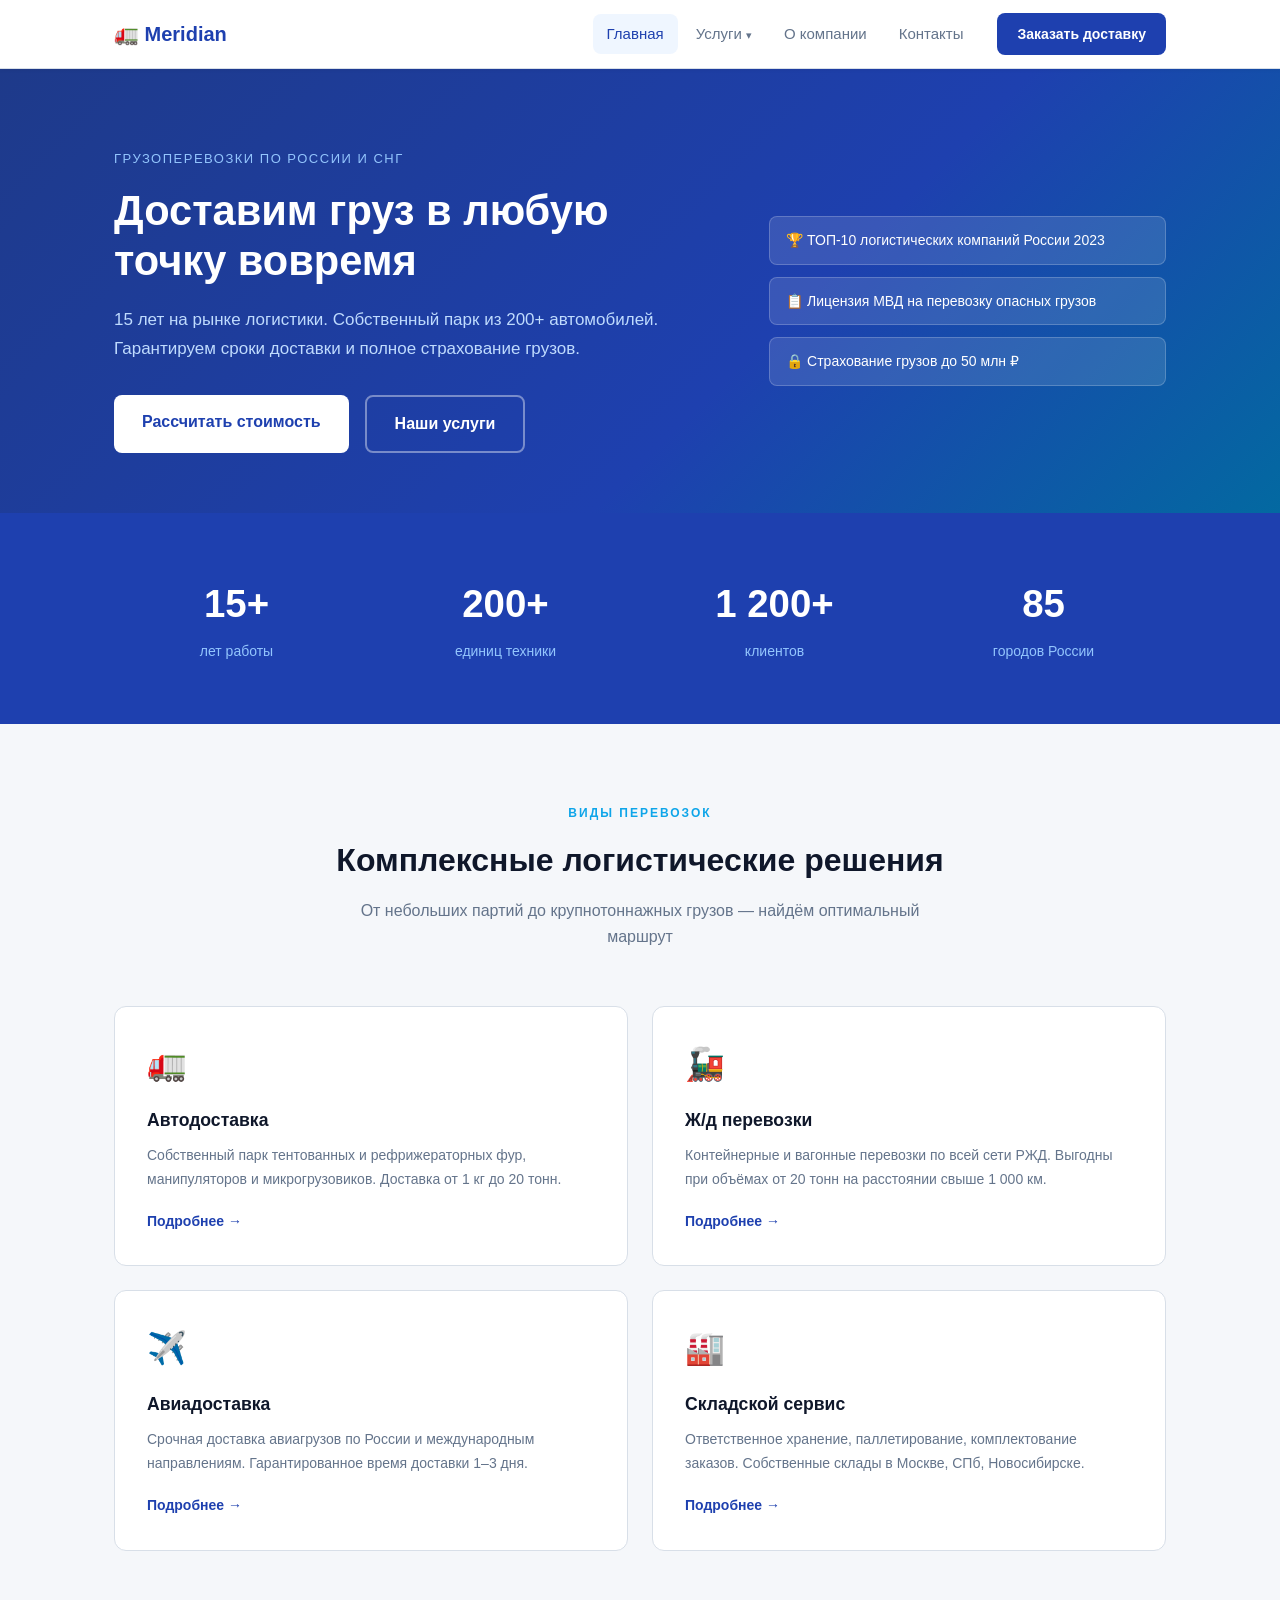
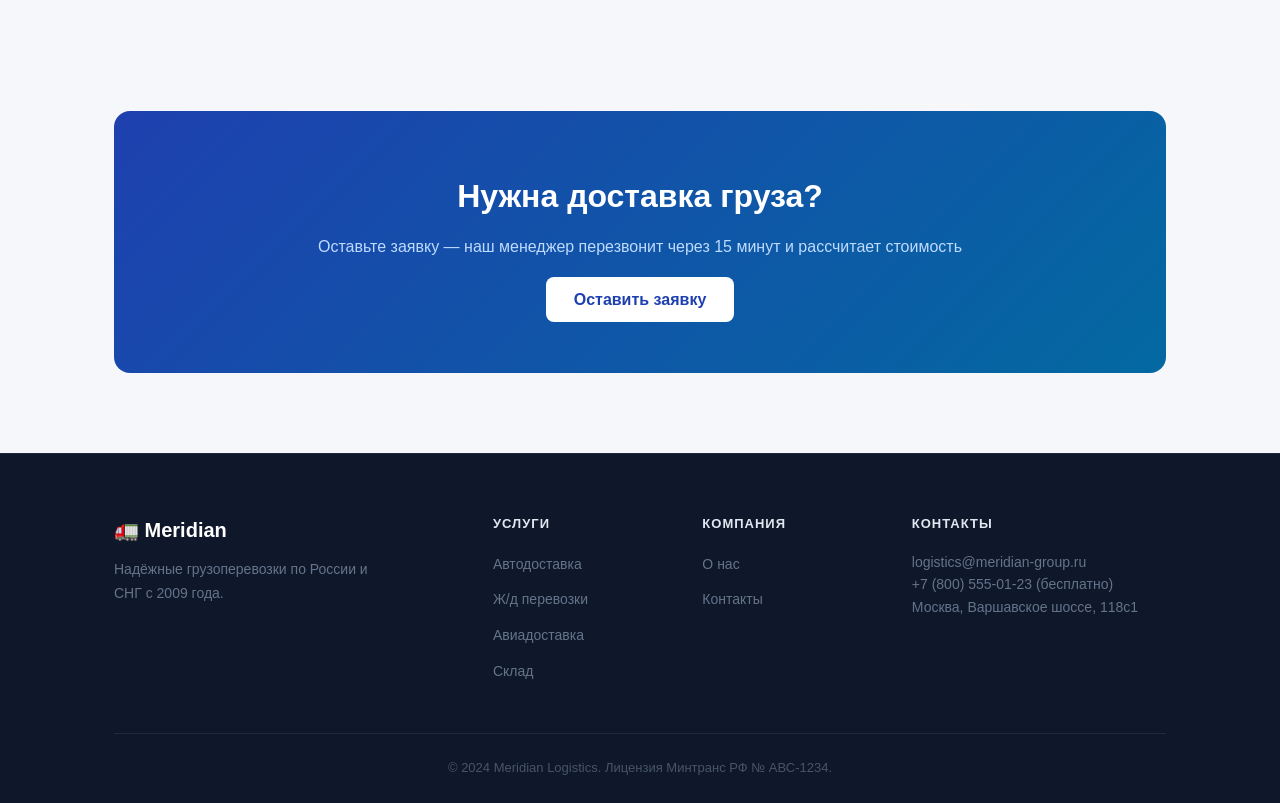
<file: templates/fakesite/meridian/index.html>
<!DOCTYPE html>
<html lang="ru">
<head>
<meta charset="UTF-8"><meta name="viewport" content="width=device-width, initial-scale=1.0">
<title>Meridian Logistics — Грузоперевозки и логистика</title>
<meta name="description" content="Meridian Logistics — надёжные грузоперевозки по России и СНГ. Автомобильные, железнодорожные и авиадоставки под ключ.">
<link rel="stylesheet" href="style.css">
</head>
<body>
<header class="header">
  <div class="container">
    <a href="index.html" class="logo">🚛 Meridian</a>
    <nav class="nav">
      <ul class="nav-list">
        <li><a href="index.html" class="nav-link active">Главная</a></li>
        <li class="dropdown">
          <a href="services.html" class="nav-link">Услуги <span class="arrow">▾</span></a>
          <ul class="dropdown-menu">
            <li><a href="services.html#auto">Автодоставка</a></li>
            <li><a href="services.html#rail">Ж/д перевозки</a></li>
            <li><a href="services.html#air">Авиадоставка</a></li>
            <li><a href="services.html#storage">Складской сервис</a></li>
          </ul>
        </li>
        <li><a href="about.html" class="nav-link">О компании</a></li>
        <li><a href="contacts.html" class="nav-link">Контакты</a></li>
      </ul>
      <a href="contacts.html" class="btn-cta">Заказать доставку</a>
    </nav>
    <button class="burger" onclick="toggleNav()">☰</button>
  </div>
</header>

<section class="hero">
  <div class="container">
    <div class="hero-content">
      <p class="hero-tag">Грузоперевозки по России и СНГ</p>
      <h1>Доставим груз в любую точку вовремя</h1>
      <p class="hero-sub">15 лет на рынке логистики. Собственный парк из 200+ автомобилей. Гарантируем сроки доставки и полное страхование грузов.</p>
      <div class="hero-btns">
        <a href="contacts.html" class="btn-primary">Рассчитать стоимость</a>
        <a href="services.html" class="btn-ghost">Наши услуги</a>
      </div>
    </div>
    <div class="hero-badges">
      <div class="badge">🏆 ТОП-10 логистических компаний России 2023</div>
      <div class="badge">📋 Лицензия МВД на перевозку опасных грузов</div>
      <div class="badge">🔒 Страхование грузов до 50 млн ₽</div>
    </div>
  </div>
</section>

<section class="stats">
  <div class="container">
    <div class="stats-grid">
      <div class="stat"><span class="stat-num">15+</span><span>лет работы</span></div>
      <div class="stat"><span class="stat-num">200+</span><span>единиц техники</span></div>
      <div class="stat"><span class="stat-num">1 200+</span><span>клиентов</span></div>
      <div class="stat"><span class="stat-num">85</span><span>городов России</span></div>
    </div>
  </div>
</section>

<section class="section">
  <div class="container">
    <div class="section-head">
      <span class="section-tag">Виды перевозок</span>
      <h2>Комплексные логистические решения</h2>
      <p>От небольших партий до крупнотоннажных грузов — найдём оптимальный маршрут</p>
    </div>
    <div class="cards-grid">
      <div class="card"><div class="card-icon">🚛</div><h3>Автодоставка</h3><p>Собственный парк тентованных и рефрижераторных фур, манипуляторов и микрогрузовиков. Доставка от 1 кг до 20 тонн.</p><a href="services.html#auto" class="card-link">Подробнее →</a></div>
      <div class="card"><div class="card-icon">🚂</div><h3>Ж/д перевозки</h3><p>Контейнерные и вагонные перевозки по всей сети РЖД. Выгодны при объёмах от 20 тонн на расстоянии свыше 1 000 км.</p><a href="services.html#rail" class="card-link">Подробнее →</a></div>
      <div class="card"><div class="card-icon">✈️</div><h3>Авиадоставка</h3><p>Срочная доставка авиагрузов по России и международным направлениям. Гарантированное время доставки 1–3 дня.</p><a href="services.html#air" class="card-link">Подробнее →</a></div>
      <div class="card"><div class="card-icon">🏭</div><h3>Складской сервис</h3><p>Ответственное хранение, паллетирование, комплектование заказов. Собственные склады в Москве, СПб, Новосибирске.</p><a href="services.html#storage" class="card-link">Подробнее →</a></div>
    </div>
  </div>
</section>

<section class="cta-section">
  <div class="container">
    <div class="cta-box">
      <h2>Нужна доставка груза?</h2>
      <p>Оставьте заявку — наш менеджер перезвонит через 15 минут и рассчитает стоимость</p>
      <a href="contacts.html" class="btn-primary">Оставить заявку</a>
    </div>
  </div>
</section>

<footer class="footer">
  <div class="container">
    <div class="footer-grid">
      <div class="footer-brand"><a href="index.html" class="logo">🚛 Meridian</a><p>Надёжные грузоперевозки по России и СНГ с 2009 года.</p></div>
      <div class="footer-col"><h4>Услуги</h4><ul><li><a href="services.html#auto">Автодоставка</a></li><li><a href="services.html#rail">Ж/д перевозки</a></li><li><a href="services.html#air">Авиадоставка</a></li><li><a href="services.html#storage">Склад</a></li></ul></div>
      <div class="footer-col"><h4>Компания</h4><ul><li><a href="about.html">О нас</a></li><li><a href="contacts.html">Контакты</a></li></ul></div>
      <div class="footer-col"><h4>Контакты</h4><p>logistics@meridian-group.ru</p><p>+7 (800) 555-01-23 (бесплатно)</p><p>Москва, Варшавское шоссе, 118с1</p></div>
    </div>
    <div class="footer-bottom"><span>© 2024 Meridian Logistics. Лицензия Минтранс РФ № АВС-1234.</span></div>
  </div>
</footer>
<script>
function toggleNav(){document.querySelector('.nav').classList.toggle('open');}
document.querySelectorAll('.dropdown').forEach(function(d){d.addEventListener('mouseenter',function(){this.querySelector('.dropdown-menu').style.display='block';});d.addEventListener('mouseleave',function(){this.querySelector('.dropdown-menu').style.display='none';});});
</script>
</body>
</html>
</file>
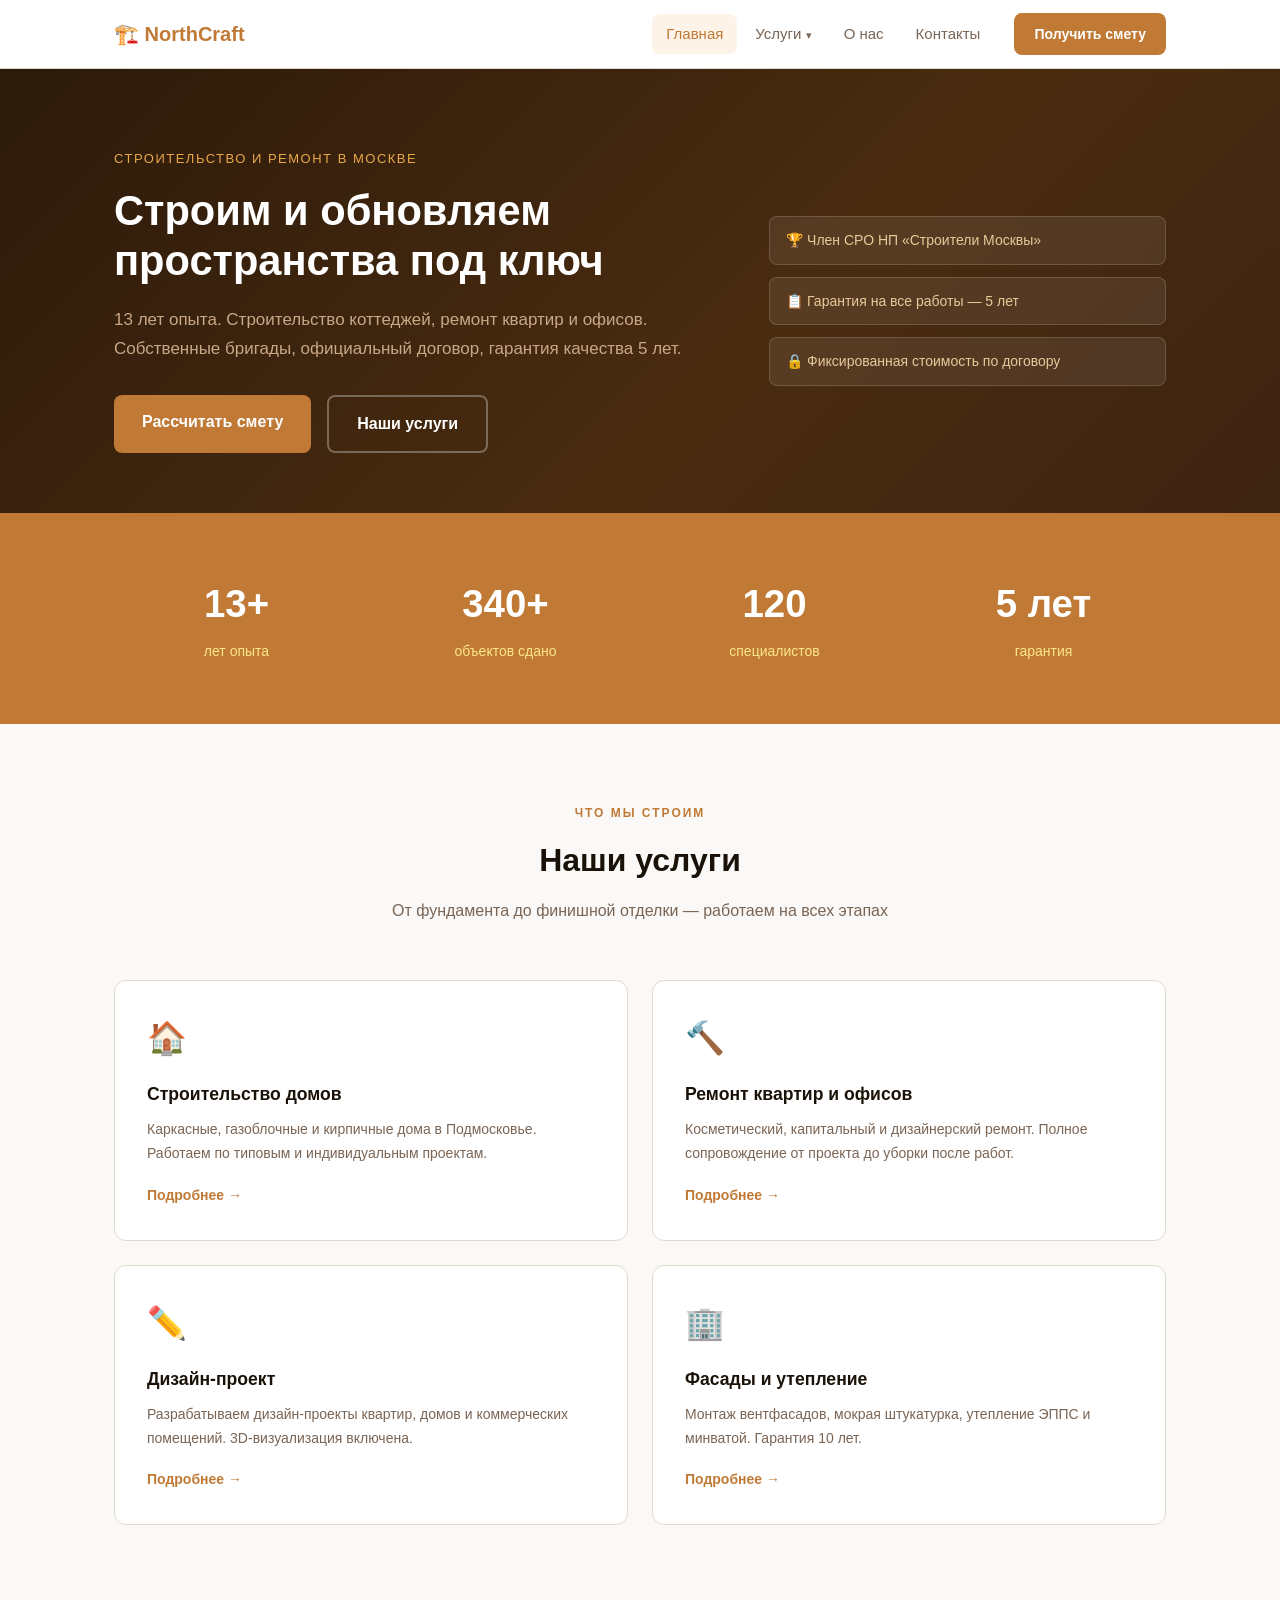
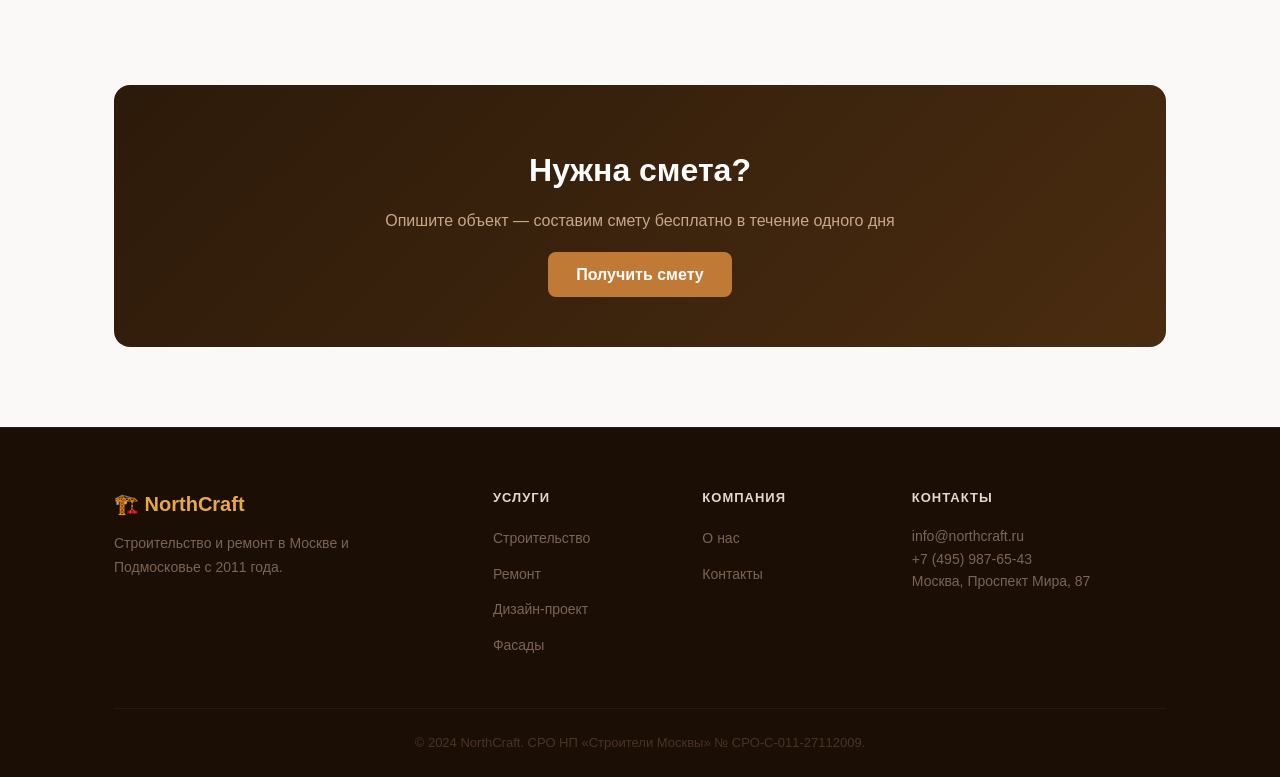
<file: templates/fakesite/northcraft/index.html>
<!DOCTYPE html>
<html lang="ru"><head><meta charset="UTF-8"><meta name="viewport" content="width=device-width, initial-scale=1.0">
<title>NorthCraft — Строительство и ремонт в Москве</title>
<meta name="description" content="NorthCraft — строительство домов, ремонт квартир и офисов под ключ в Москве и Московской области.">
<link rel="stylesheet" href="style.css"></head><body>
<header class="header"><div class="container">
<a href="index.html" class="logo">🏗️ NorthCraft</a>
<nav class="nav"><ul class="nav-list">
<li><a href="index.html" class="nav-link active">Главная</a></li>
<li class="dropdown"><a href="services.html" class="nav-link">Услуги <span class="arrow">▾</span></a>
<ul class="dropdown-menu"><li><a href="services.html#build">Строительство</a></li><li><a href="services.html#repair">Ремонт</a></li><li><a href="services.html#design">Дизайн-проект</a></li><li><a href="services.html#exterior">Фасады</a></li></ul></li>
<li><a href="about.html" class="nav-link">О нас</a></li>
<li><a href="contacts.html" class="nav-link">Контакты</a></li></ul>
<a href="contacts.html" class="btn-cta">Получить смету</a></nav>
<button class="burger" onclick="toggleNav()">☰</button></div></header>
<section class="hero"><div class="container"><div class="hero-content">
<p class="hero-tag">Строительство и ремонт в Москве</p>
<h1>Строим и обновляем пространства под ключ</h1>
<p class="hero-sub">13 лет опыта. Строительство коттеджей, ремонт квартир и офисов. Собственные бригады, официальный договор, гарантия качества 5 лет.</p>
<div class="hero-btns"><a href="contacts.html" class="btn-primary">Рассчитать смету</a><a href="services.html" class="btn-ghost">Наши услуги</a></div>
</div><div class="hero-badges">
<div class="badge">🏆 Член СРО НП «Строители Москвы»</div>
<div class="badge">📋 Гарантия на все работы — 5 лет</div>
<div class="badge">🔒 Фиксированная стоимость по договору</div>
</div></div></section>
<section class="stats"><div class="container"><div class="stats-grid">
<div class="stat"><span class="stat-num">13+</span><span>лет опыта</span></div>
<div class="stat"><span class="stat-num">340+</span><span>объектов сдано</span></div>
<div class="stat"><span class="stat-num">120</span><span>специалистов</span></div>
<div class="stat"><span class="stat-num">5 лет</span><span>гарантия</span></div>
</div></div></section>
<section class="section"><div class="container">
<div class="section-head"><span class="section-tag">Что мы строим</span><h2>Наши услуги</h2><p>От фундамента до финишной отделки — работаем на всех этапах</p></div>
<div class="cards-grid">
<div class="card"><div class="card-icon">🏠</div><h3>Строительство домов</h3><p>Каркасные, газоблочные и кирпичные дома в Подмосковье. Работаем по типовым и индивидуальным проектам.</p><a href="services.html#build" class="card-link">Подробнее →</a></div>
<div class="card"><div class="card-icon">🔨</div><h3>Ремонт квартир и офисов</h3><p>Косметический, капитальный и дизайнерский ремонт. Полное сопровождение от проекта до уборки после работ.</p><a href="services.html#repair" class="card-link">Подробнее →</a></div>
<div class="card"><div class="card-icon">✏️</div><h3>Дизайн-проект</h3><p>Разрабатываем дизайн-проекты квартир, домов и коммерческих помещений. 3D-визуализация включена.</p><a href="services.html#design" class="card-link">Подробнее →</a></div>
<div class="card"><div class="card-icon">🏢</div><h3>Фасады и утепление</h3><p>Монтаж вентфасадов, мокрая штукатурка, утепление ЭППС и минватой. Гарантия 10 лет.</p><a href="services.html#exterior" class="card-link">Подробнее →</a></div>
</div></div></section>
<section class="cta-section"><div class="container"><div class="cta-box">
<h2>Нужна смета?</h2>
<p>Опишите объект — составим смету бесплатно в течение одного дня</p>
<a href="contacts.html" class="btn-primary">Получить смету</a>
</div></div></section>
<footer class="footer"><div class="container"><div class="footer-grid">
<div class="footer-brand"><a href="index.html" class="logo">🏗️ NorthCraft</a><p>Строительство и ремонт в Москве и Подмосковье с 2011 года.</p></div>
<div class="footer-col"><h4>Услуги</h4><ul><li><a href="services.html#build">Строительство</a></li><li><a href="services.html#repair">Ремонт</a></li><li><a href="services.html#design">Дизайн-проект</a></li><li><a href="services.html#exterior">Фасады</a></li></ul></div>
<div class="footer-col"><h4>Компания</h4><ul><li><a href="about.html">О нас</a></li><li><a href="contacts.html">Контакты</a></li></ul></div>
<div class="footer-col"><h4>Контакты</h4><p>info@northcraft.ru</p><p>+7 (495) 987-65-43</p><p>Москва, Проспект Мира, 87</p></div>
</div><div class="footer-bottom"><span>© 2024 NorthCraft. СРО НП «Строители Москвы» № СРО-С-011-27112009.</span></div></div></footer><script>function toggleNav(){document.querySelector('.nav').classList.toggle('open');}
document.querySelectorAll('.dropdown').forEach(function(d){d.addEventListener('mouseenter',function(){this.querySelector('.dropdown-menu').style.display='block';});d.addEventListener('mouseleave',function(){this.querySelector('.dropdown-menu').style.display='none';});});</script>
</body></html>
</file>
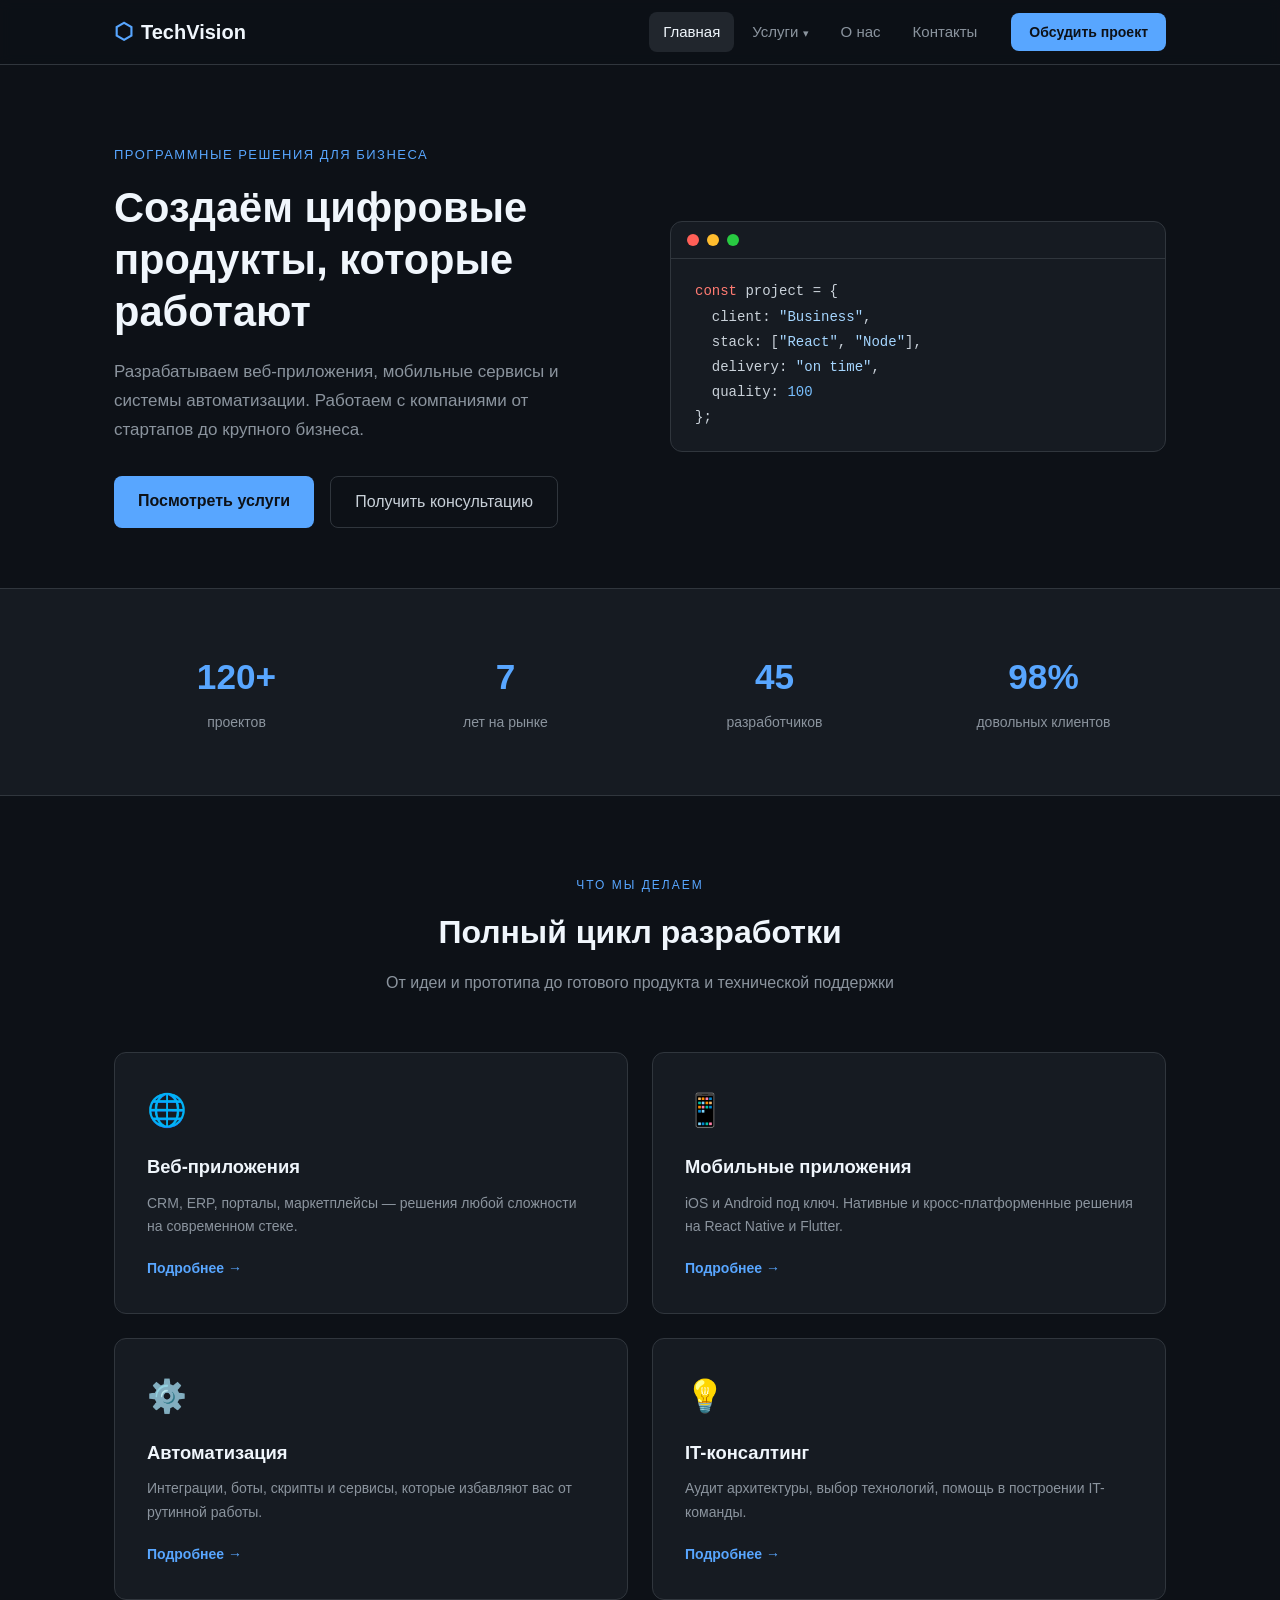
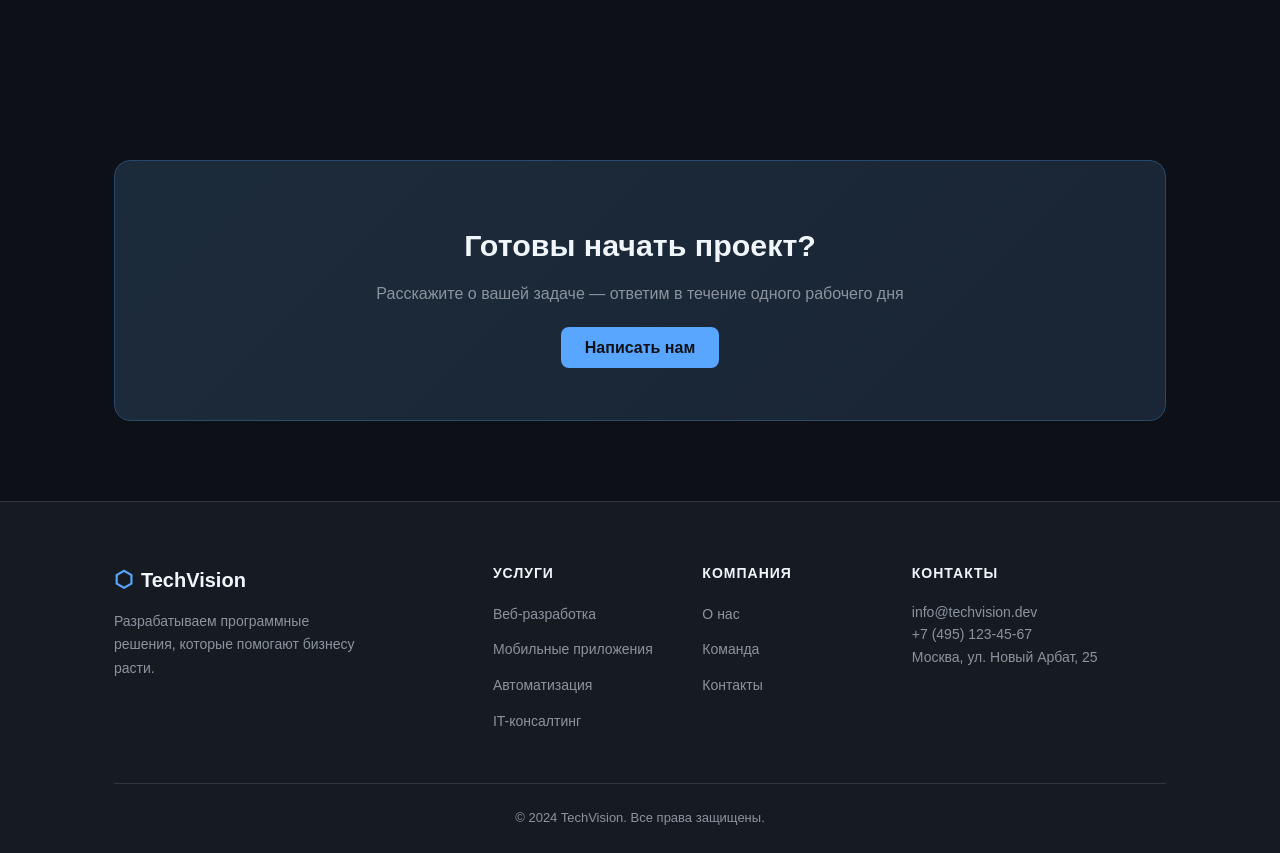
<file: templates/fakesite/techvision/index.html>
<!DOCTYPE html>
<html lang="ru">
<head>
<meta charset="UTF-8">
<meta name="viewport" content="width=device-width, initial-scale=1.0">
<title>TechVision — Разработка программного обеспечения</title>
<meta name="description" content="TechVision — команда разработчиков, создающих современные веб-приложения, мобильные решения и системы автоматизации для бизнеса.">
<link rel="stylesheet" href="style.css">
</head>
<body>
<!-- ШАПКА -->
<header class="header">
  <div class="container">
    <a href="index.html" class="logo">
      <span class="logo-icon">⬡</span> TechVision
    </a>
    <nav class="nav">
      <ul class="nav-list">
        <li><a href="index.html" class="nav-link active">Главная</a></li>
        <li class="dropdown">
          <a href="services.html" class="nav-link">Услуги <span class="arrow">▾</span></a>
          <ul class="dropdown-menu">
            <li><a href="services.html#web">Веб-разработка</a></li>
            <li><a href="services.html#mobile">Мобильные приложения</a></li>
            <li><a href="services.html#automation">Автоматизация</a></li>
            <li><a href="services.html#consulting">IT-консалтинг</a></li>
          </ul>
        </li>
        <li><a href="about.html" class="nav-link">О нас</a></li>
        <li><a href="contacts.html" class="nav-link">Контакты</a></li>
      </ul>
      <a href="contacts.html" class="btn-cta">Обсудить проект</a>
    </nav>
    <button class="burger" onclick="toggleNav()">☰</button>
  </div>
</header>

<!-- HERO -->
<section class="hero">
  <div class="container">
    <div class="hero-content">
      <p class="hero-tag">Программные решения для бизнеса</p>
      <h1>Создаём цифровые продукты, которые работают</h1>
      <p class="hero-sub">Разрабатываем веб-приложения, мобильные сервисы и системы автоматизации. Работаем с компаниями от стартапов до крупного бизнеса.</p>
      <div class="hero-btns">
        <a href="services.html" class="btn-primary">Посмотреть услуги</a>
        <a href="contacts.html" class="btn-ghost">Получить консультацию</a>
      </div>
    </div>
    <div class="hero-visual">
      <div class="code-card">
        <div class="code-dots"><span></span><span></span><span></span></div>
        <pre><code><span class="kw">const</span> project = {
  client: <span class="str">"Business"</span>,
  stack: [<span class="str">"React"</span>, <span class="str">"Node"</span>],
  delivery: <span class="str">"on time"</span>,
  quality: <span class="num">100</span>
};</code></pre>
      </div>
    </div>
  </div>
</section>

<!-- СТАТИСТИКА -->
<section class="stats">
  <div class="container">
    <div class="stats-grid">
      <div class="stat"><span class="stat-num">120+</span><span>проектов</span></div>
      <div class="stat"><span class="stat-num">7</span><span>лет на рынке</span></div>
      <div class="stat"><span class="stat-num">45</span><span>разработчиков</span></div>
      <div class="stat"><span class="stat-num">98%</span><span>довольных клиентов</span></div>
    </div>
  </div>
</section>

<!-- УСЛУГИ (краткий блок) -->
<section class="section">
  <div class="container">
    <div class="section-head">
      <span class="section-tag">Что мы делаем</span>
      <h2>Полный цикл разработки</h2>
      <p>От идеи и прототипа до готового продукта и технической поддержки</p>
    </div>
    <div class="cards-grid">
      <div class="card">
        <div class="card-icon">🌐</div>
        <h3>Веб-приложения</h3>
        <p>CRM, ERP, порталы, маркетплейсы — решения любой сложности на современном стеке.</p>
        <a href="services.html#web" class="card-link">Подробнее →</a>
      </div>
      <div class="card">
        <div class="card-icon">📱</div>
        <h3>Мобильные приложения</h3>
        <p>iOS и Android под ключ. Нативные и кросс-платформенные решения на React Native и Flutter.</p>
        <a href="services.html#mobile" class="card-link">Подробнее →</a>
      </div>
      <div class="card">
        <div class="card-icon">⚙️</div>
        <h3>Автоматизация</h3>
        <p>Интеграции, боты, скрипты и сервисы, которые избавляют вас от рутинной работы.</p>
        <a href="services.html#automation" class="card-link">Подробнее →</a>
      </div>
      <div class="card">
        <div class="card-icon">💡</div>
        <h3>IT-консалтинг</h3>
        <p>Аудит архитектуры, выбор технологий, помощь в построении IT-команды.</p>
        <a href="services.html#consulting" class="card-link">Подробнее →</a>
      </div>
    </div>
  </div>
</section>

<!-- CTA -->
<section class="cta-section">
  <div class="container">
    <div class="cta-box">
      <h2>Готовы начать проект?</h2>
      <p>Расскажите о вашей задаче — ответим в течение одного рабочего дня</p>
      <a href="contacts.html" class="btn-primary">Написать нам</a>
    </div>
  </div>
</section>

<!-- ФУТЕР -->
<footer class="footer">
  <div class="container">
    <div class="footer-grid">
      <div class="footer-brand">
        <a href="index.html" class="logo"><span class="logo-icon">⬡</span> TechVision</a>
        <p>Разрабатываем программные решения, которые помогают бизнесу расти.</p>
      </div>
      <div class="footer-col">
        <h4>Услуги</h4>
        <ul>
          <li><a href="services.html#web">Веб-разработка</a></li>
          <li><a href="services.html#mobile">Мобильные приложения</a></li>
          <li><a href="services.html#automation">Автоматизация</a></li>
          <li><a href="services.html#consulting">IT-консалтинг</a></li>
        </ul>
      </div>
      <div class="footer-col">
        <h4>Компания</h4>
        <ul>
          <li><a href="about.html">О нас</a></li>
          <li><a href="about.html#team">Команда</a></li>
          <li><a href="contacts.html">Контакты</a></li>
        </ul>
      </div>
      <div class="footer-col">
        <h4>Контакты</h4>
        <p>info@techvision.dev</p>
        <p>+7 (495) 123-45-67</p>
        <p>Москва, ул. Новый Арбат, 25</p>
      </div>
    </div>
    <div class="footer-bottom">
      <span>© 2024 TechVision. Все права защищены.</span>
    </div>
  </div>
</footer>
<script>
function toggleNav(){document.querySelector('.nav').classList.toggle('open');}
document.querySelectorAll('.dropdown').forEach(function(d){
  d.addEventListener('mouseenter',function(){this.querySelector('.dropdown-menu').style.display='block';});
  d.addEventListener('mouseleave',function(){this.querySelector('.dropdown-menu').style.display='none';});
});
</script>
</body>
</html>
</file>
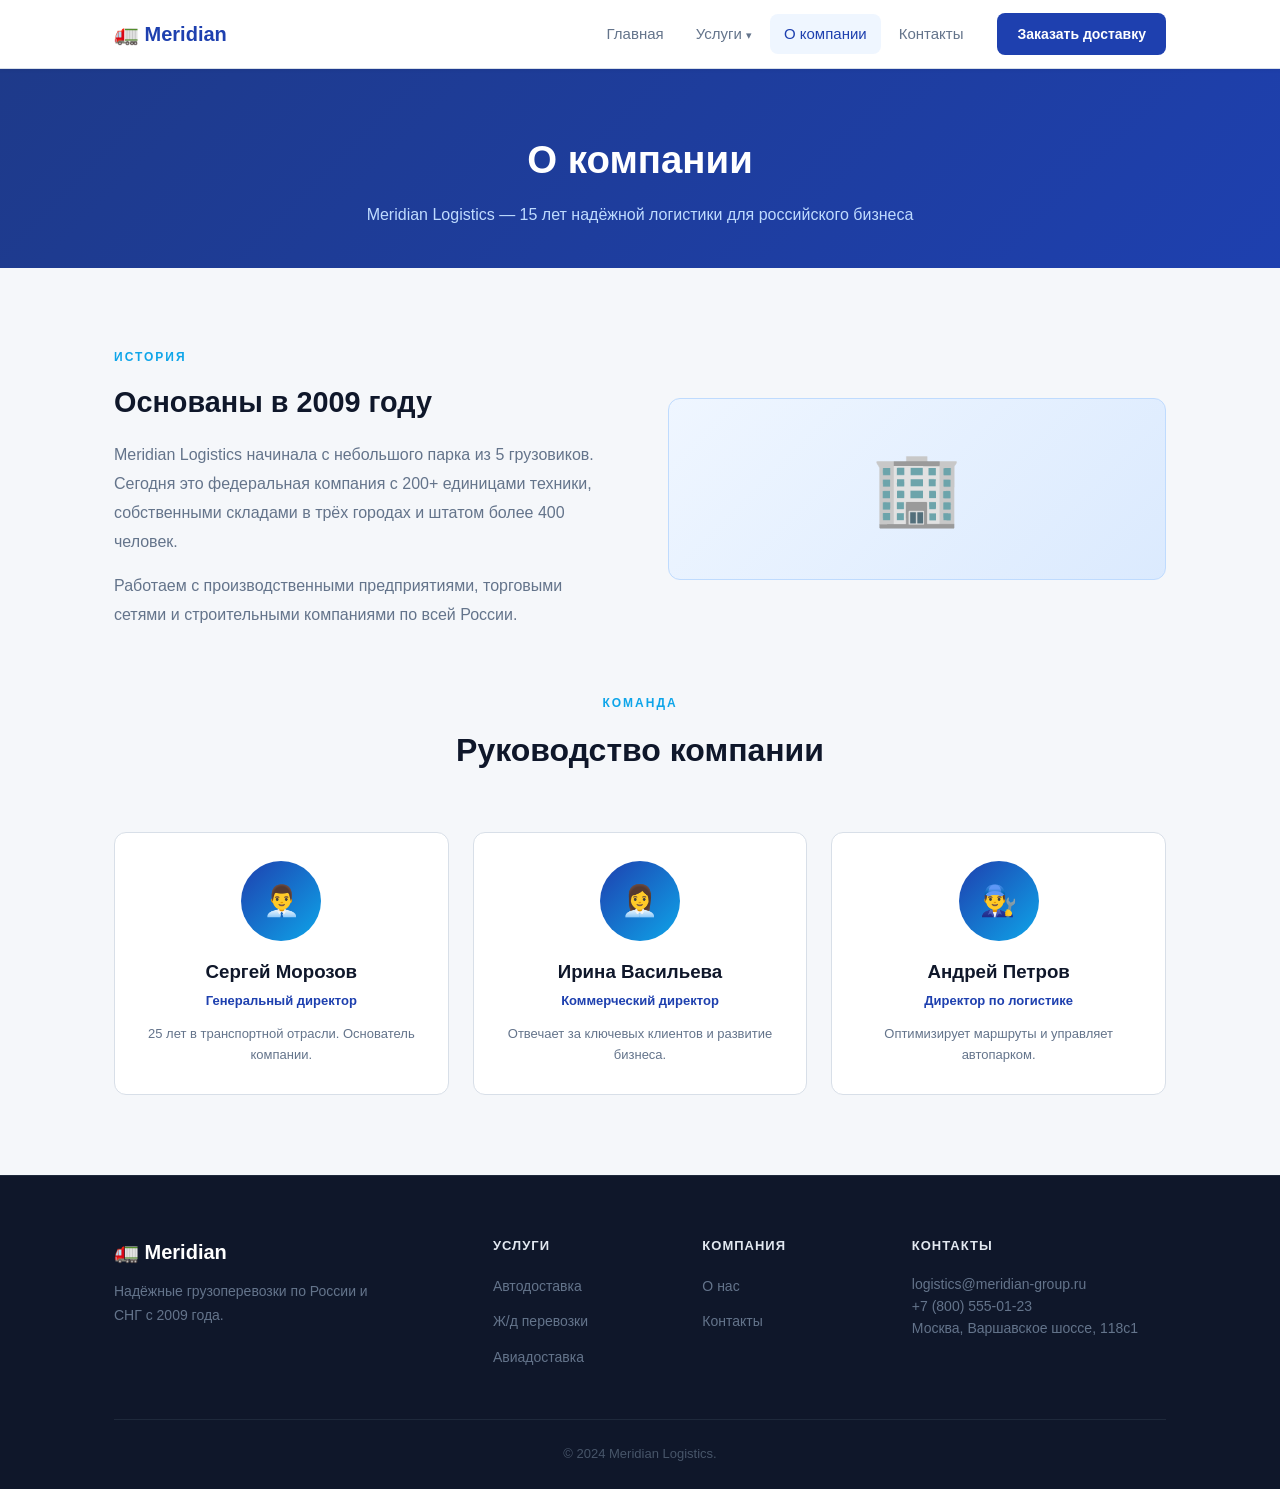
<file: templates/fakesite/meridian/about.html>
<!DOCTYPE html>
<html lang="ru">
<head><meta charset="UTF-8"><meta name="viewport" content="width=device-width, initial-scale=1.0">
<title>О компании — Meridian Logistics</title><link rel="stylesheet" href="style.css"></head>
<body>
<header class="header"><div class="container">
<a href="index.html" class="logo">🚛 Meridian</a>
<nav class="nav"><ul class="nav-list">
<li><a href="index.html" class="nav-link">Главная</a></li>
<li class="dropdown"><a href="services.html" class="nav-link">Услуги <span class="arrow">▾</span></a>
<ul class="dropdown-menu"><li><a href="services.html#auto">Автодоставка</a></li><li><a href="services.html#rail">Ж/д перевозки</a></li><li><a href="services.html#air">Авиадоставка</a></li><li><a href="services.html#storage">Склад</a></li></ul></li>
<li><a href="about.html" class="nav-link active">О компании</a></li>
<li><a href="contacts.html" class="nav-link">Контакты</a></li></ul>
<a href="contacts.html" class="btn-cta">Заказать доставку</a></nav>
<button class="burger" onclick="toggleNav()">☰</button></div></header>
<div class="page-hero"><div class="container"><h1>О компании</h1><p>Meridian Logistics — 15 лет надёжной логистики для российского бизнеса</p></div></div>
<section class="section"><div class="container">
<div style="display:grid;grid-template-columns:1fr 1fr;gap:56px;align-items:center;margin-bottom:64px">
<div><span class="section-tag">История</span>
<h2 style="font-size:1.8rem;color:var(--heading);font-weight:800;margin-bottom:16px">Основаны в 2009 году</h2>
<p style="color:var(--text-muted);line-height:1.8;margin-bottom:16px">Meridian Logistics начинала с небольшого парка из 5 грузовиков. Сегодня это федеральная компания с 200+ единицами техники, собственными складами в трёх городах и штатом более 400 человек.</p>
<p style="color:var(--text-muted);line-height:1.8">Работаем с производственными предприятиями, торговыми сетями и строительными компаниями по всей России.</p></div>
<div class="service-visual">🏢</div></div>
<div class="section-head"><span class="section-tag">Команда</span><h2>Руководство компании</h2></div>
<div class="team-grid">
<div class="team-card"><div class="team-avatar">👨‍💼</div><h3>Сергей Морозов</h3><div class="role">Генеральный директор</div><p>25 лет в транспортной отрасли. Основатель компании.</p></div>
<div class="team-card"><div class="team-avatar">👩‍💼</div><h3>Ирина Васильева</h3><div class="role">Коммерческий директор</div><p>Отвечает за ключевых клиентов и развитие бизнеса.</p></div>
<div class="team-card"><div class="team-avatar">👨‍🔧</div><h3>Андрей Петров</h3><div class="role">Директор по логистике</div><p>Оптимизирует маршруты и управляет автопарком.</p></div>
</div></div></section>
<footer class="footer"><div class="container"><div class="footer-grid">
<div class="footer-brand"><a href="index.html" class="logo">🚛 Meridian</a><p>Надёжные грузоперевозки по России и СНГ с 2009 года.</p></div>
<div class="footer-col"><h4>Услуги</h4><ul><li><a href="services.html#auto">Автодоставка</a></li><li><a href="services.html#rail">Ж/д перевозки</a></li><li><a href="services.html#air">Авиадоставка</a></li></ul></div>
<div class="footer-col"><h4>Компания</h4><ul><li><a href="about.html">О нас</a></li><li><a href="contacts.html">Контакты</a></li></ul></div>
<div class="footer-col"><h4>Контакты</h4><p>logistics@meridian-group.ru</p><p>+7 (800) 555-01-23</p><p>Москва, Варшавское шоссе, 118с1</p></div>
</div><div class="footer-bottom"><span>© 2024 Meridian Logistics.</span></div></div></footer><script>function toggleNav(){document.querySelector('.nav').classList.toggle('open');}
document.querySelectorAll('.dropdown').forEach(function(d){d.addEventListener('mouseenter',function(){this.querySelector('.dropdown-menu').style.display='block';});d.addEventListener('mouseleave',function(){this.querySelector('.dropdown-menu').style.display='none';});});</script>
</body></html>
</file>
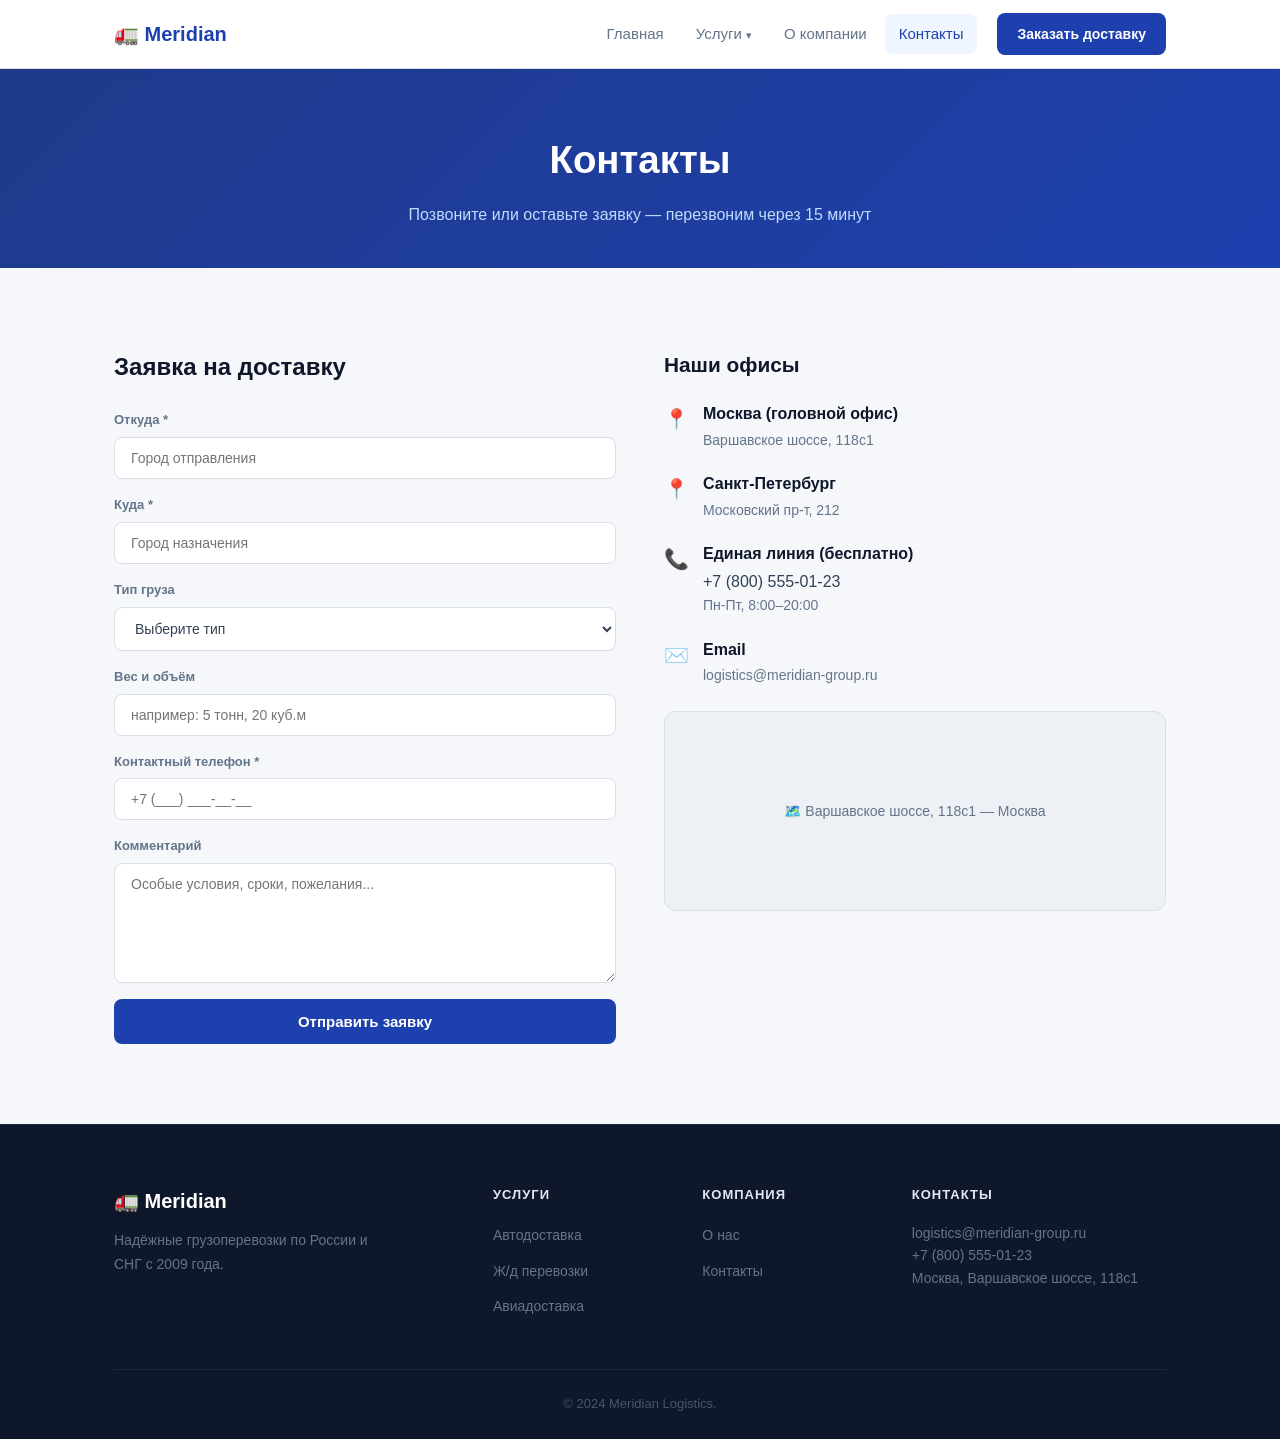
<file: templates/fakesite/meridian/contacts.html>
<!DOCTYPE html>
<html lang="ru">
<head><meta charset="UTF-8"><meta name="viewport" content="width=device-width, initial-scale=1.0">
<title>Контакты — Meridian Logistics</title><link rel="stylesheet" href="style.css"></head>
<body>
<header class="header"><div class="container">
<a href="index.html" class="logo">🚛 Meridian</a>
<nav class="nav"><ul class="nav-list">
<li><a href="index.html" class="nav-link">Главная</a></li>
<li class="dropdown"><a href="services.html" class="nav-link">Услуги <span class="arrow">▾</span></a>
<ul class="dropdown-menu"><li><a href="services.html#auto">Автодоставка</a></li><li><a href="services.html#rail">Ж/д перевозки</a></li><li><a href="services.html#air">Авиадоставка</a></li><li><a href="services.html#storage">Склад</a></li></ul></li>
<li><a href="about.html" class="nav-link">О компании</a></li>
<li><a href="contacts.html" class="nav-link active">Контакты</a></li></ul>
<a href="contacts.html" class="btn-cta">Заказать доставку</a></nav>
<button class="burger" onclick="toggleNav()">☰</button></div></header>
<div class="page-hero"><div class="container"><h1>Контакты</h1><p>Позвоните или оставьте заявку — перезвоним через 15 минут</p></div></div>
<section class="section"><div class="container"><div class="contact-grid">
<div><h2 style="color:var(--heading);font-weight:800;margin-bottom:24px">Заявка на доставку</h2>
<form class="contact-form" onsubmit="return false" id="cf">
<div class="form-group"><label>Откуда *</label><input type="text" placeholder="Город отправления" required></div>
<div class="form-group"><label>Куда *</label><input type="text" placeholder="Город назначения" required></div>
<div class="form-group"><label>Тип груза</label><select><option>Выберите тип</option><option>Промышленное оборудование</option><option>Продукты питания</option><option>Строительные материалы</option><option>Другое</option></select></div>
<div class="form-group"><label>Вес и объём</label><input type="text" placeholder="например: 5 тонн, 20 куб.м"></div>
<div class="form-group"><label>Контактный телефон *</label><input type="tel" placeholder="+7 (___) ___-__-__" required></div>
<div class="form-group"><label>Комментарий</label><textarea placeholder="Особые условия, сроки, пожелания..."></textarea></div>
<button type="button" class="btn-submit" onclick="document.getElementById('cf').innerHTML='<div style=padding:32px;text-align:center><h3>Заявка принята!</h3><p>Перезвоним через 15 минут.</p></div>'">Отправить заявку</button>
</form></div>
<div class="contact-info"><h3>Наши офисы</h3>
<div class="contact-item"><div class="ci-icon">📍</div><div class="ci-text"><p>Москва (головной офис)</p><p>Варшавское шоссе, 118с1</p></div></div>
<div class="contact-item"><div class="ci-icon">📍</div><div class="ci-text"><p>Санкт-Петербург</p><p>Московский пр-т, 212</p></div></div>
<div class="contact-item"><div class="ci-icon">📞</div><div class="ci-text"><p>Единая линия (бесплатно)</p><p>+7 (800) 555-01-23</p><p>Пн-Пт, 8:00–20:00</p></div></div>
<div class="contact-item"><div class="ci-icon">✉️</div><div class="ci-text"><p>Email</p><p>logistics@meridian-group.ru</p></div></div>
<div class="map-placeholder">🗺️ Варшавское шоссе, 118с1 — Москва</div>
</div></div></div></section>
<footer class="footer"><div class="container"><div class="footer-grid">
<div class="footer-brand"><a href="index.html" class="logo">🚛 Meridian</a><p>Надёжные грузоперевозки по России и СНГ с 2009 года.</p></div>
<div class="footer-col"><h4>Услуги</h4><ul><li><a href="services.html#auto">Автодоставка</a></li><li><a href="services.html#rail">Ж/д перевозки</a></li><li><a href="services.html#air">Авиадоставка</a></li></ul></div>
<div class="footer-col"><h4>Компания</h4><ul><li><a href="about.html">О нас</a></li><li><a href="contacts.html">Контакты</a></li></ul></div>
<div class="footer-col"><h4>Контакты</h4><p>logistics@meridian-group.ru</p><p>+7 (800) 555-01-23</p><p>Москва, Варшавское шоссе, 118с1</p></div>
</div><div class="footer-bottom"><span>© 2024 Meridian Logistics.</span></div></div></footer><script>function toggleNav(){document.querySelector('.nav').classList.toggle('open');}
document.querySelectorAll('.dropdown').forEach(function(d){d.addEventListener('mouseenter',function(){this.querySelector('.dropdown-menu').style.display='block';});d.addEventListener('mouseleave',function(){this.querySelector('.dropdown-menu').style.display='none';});});</script>
</body></html>
</file>
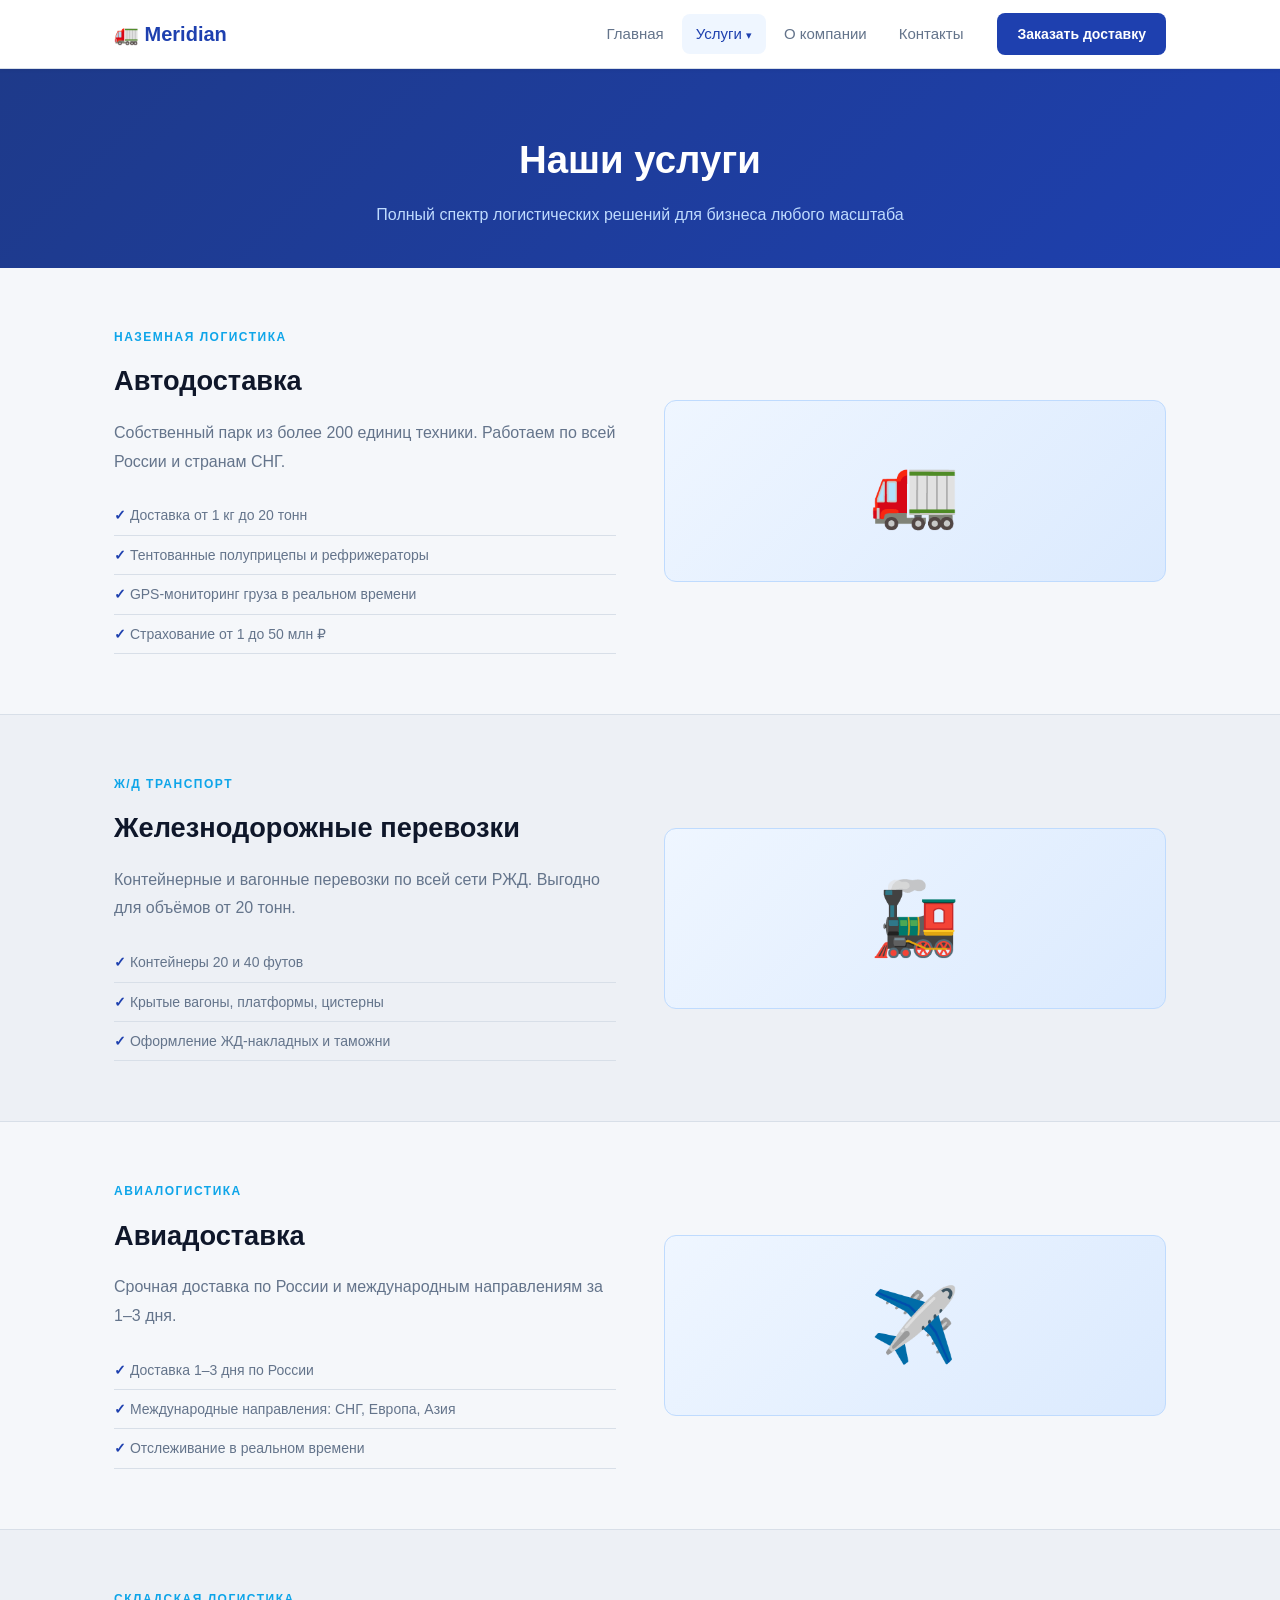
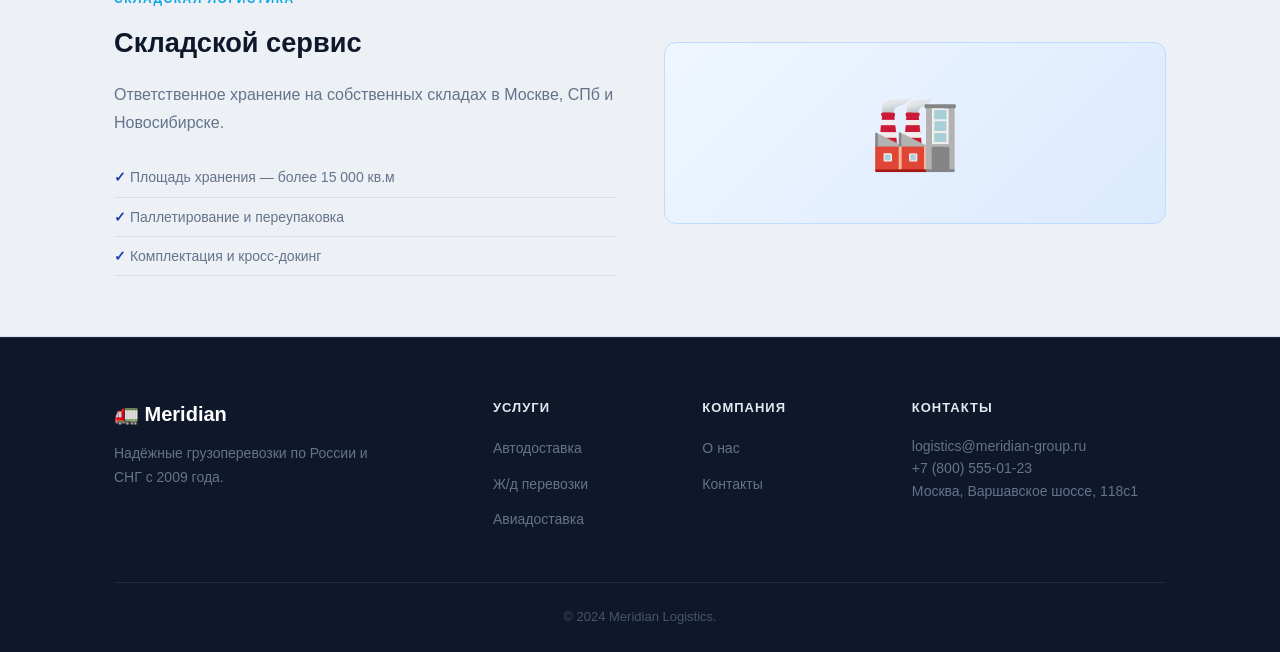
<file: templates/fakesite/meridian/services.html>
<!DOCTYPE html>
<html lang="ru">
<head><meta charset="UTF-8"><meta name="viewport" content="width=device-width, initial-scale=1.0">
<title>Услуги — Meridian Logistics</title><link rel="stylesheet" href="style.css"></head>
<body>
<header class="header"><div class="container">
<a href="index.html" class="logo">🚛 Meridian</a>
<nav class="nav"><ul class="nav-list">
<li><a href="index.html" class="nav-link">Главная</a></li>
<li class="dropdown"><a href="services.html" class="nav-link active">Услуги <span class="arrow">▾</span></a>
<ul class="dropdown-menu"><li><a href="services.html#auto">Автодоставка</a></li><li><a href="services.html#rail">Ж/д перевозки</a></li><li><a href="services.html#air">Авиадоставка</a></li><li><a href="services.html#storage">Склад</a></li></ul></li>
<li><a href="about.html" class="nav-link">О компании</a></li>
<li><a href="contacts.html" class="nav-link">Контакты</a></li></ul>
<a href="contacts.html" class="btn-cta">Заказать доставку</a></nav>
<button class="burger" onclick="toggleNav()">☰</button></div></header>
<div class="page-hero"><div class="container"><h1>Наши услуги</h1><p>Полный спектр логистических решений для бизнеса любого масштаба</p></div></div>
<div id="auto" class="service-block"><div class="container"><div><span class="service-tag">Наземная логистика</span><h2>Автодоставка</h2>
<p>Собственный парк из более 200 единиц техники. Работаем по всей России и странам СНГ.</p>
<ul class="service-list"><li>Доставка от 1 кг до 20 тонн</li><li>Тентованные полуприцепы и рефрижераторы</li><li>GPS-мониторинг груза в реальном времени</li><li>Страхование от 1 до 50 млн ₽</li></ul>
</div><div class="service-visual">🚛</div></div></div>
<div id="rail" class="service-block"><div class="container"><div><span class="service-tag">Ж/д транспорт</span><h2>Железнодорожные перевозки</h2>
<p>Контейнерные и вагонные перевозки по всей сети РЖД. Выгодно для объёмов от 20 тонн.</p>
<ul class="service-list"><li>Контейнеры 20 и 40 футов</li><li>Крытые вагоны, платформы, цистерны</li><li>Оформление ЖД-накладных и таможни</li></ul>
</div><div class="service-visual">🚂</div></div></div>
<div id="air" class="service-block"><div class="container"><div><span class="service-tag">Авиалогистика</span><h2>Авиадоставка</h2>
<p>Срочная доставка по России и международным направлениям за 1–3 дня.</p>
<ul class="service-list"><li>Доставка 1–3 дня по России</li><li>Международные направления: СНГ, Европа, Азия</li><li>Отслеживание в реальном времени</li></ul>
</div><div class="service-visual">✈️</div></div></div>
<div id="storage" class="service-block"><div class="container"><div><span class="service-tag">Складская логистика</span><h2>Складской сервис</h2>
<p>Ответственное хранение на собственных складах в Москве, СПб и Новосибирске.</p>
<ul class="service-list"><li>Площадь хранения — более 15 000 кв.м</li><li>Паллетирование и переупаковка</li><li>Комплектация и кросс-докинг</li></ul>
</div><div class="service-visual">🏭</div></div></div>
<footer class="footer"><div class="container"><div class="footer-grid">
<div class="footer-brand"><a href="index.html" class="logo">🚛 Meridian</a><p>Надёжные грузоперевозки по России и СНГ с 2009 года.</p></div>
<div class="footer-col"><h4>Услуги</h4><ul><li><a href="services.html#auto">Автодоставка</a></li><li><a href="services.html#rail">Ж/д перевозки</a></li><li><a href="services.html#air">Авиадоставка</a></li></ul></div>
<div class="footer-col"><h4>Компания</h4><ul><li><a href="about.html">О нас</a></li><li><a href="contacts.html">Контакты</a></li></ul></div>
<div class="footer-col"><h4>Контакты</h4><p>logistics@meridian-group.ru</p><p>+7 (800) 555-01-23</p><p>Москва, Варшавское шоссе, 118с1</p></div>
</div><div class="footer-bottom"><span>© 2024 Meridian Logistics.</span></div></div></footer><script>function toggleNav(){document.querySelector('.nav').classList.toggle('open');}
document.querySelectorAll('.dropdown').forEach(function(d){d.addEventListener('mouseenter',function(){this.querySelector('.dropdown-menu').style.display='block';});d.addEventListener('mouseleave',function(){this.querySelector('.dropdown-menu').style.display='none';});});</script>
</body></html>
</file>
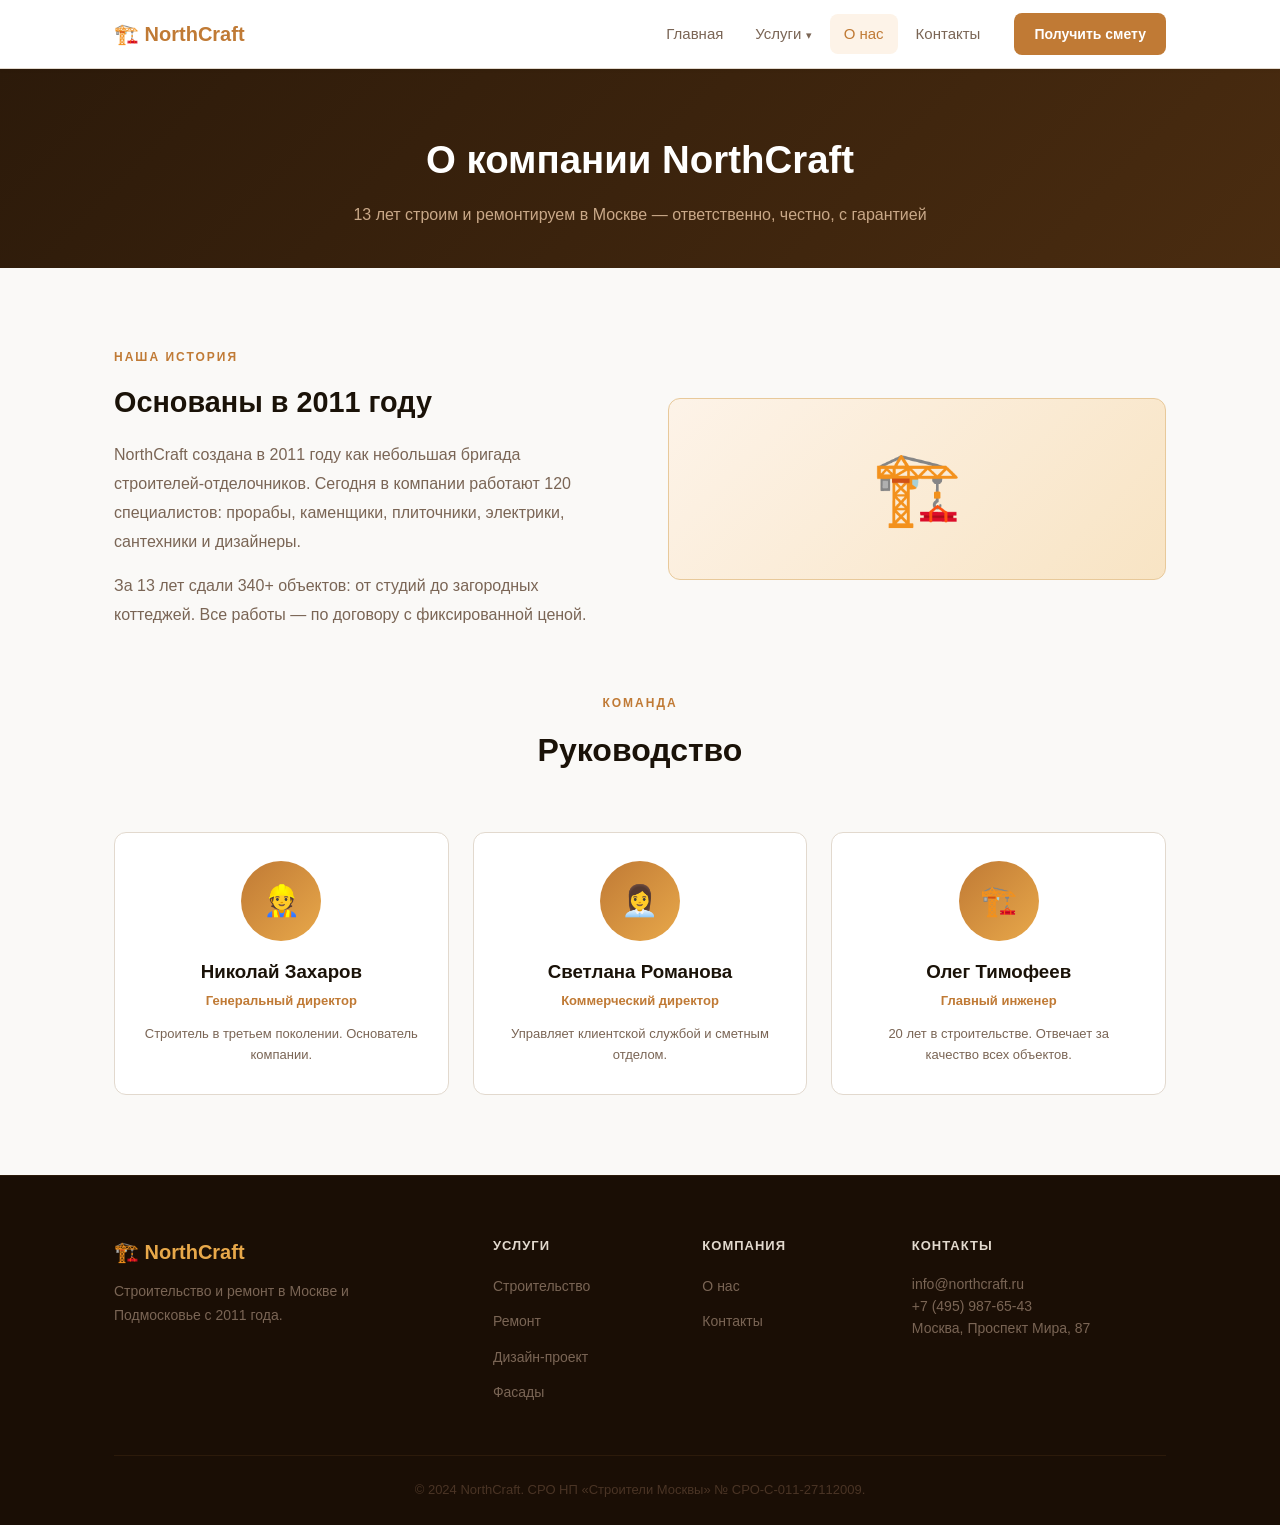
<file: templates/fakesite/northcraft/about.html>
<!DOCTYPE html>
<html lang="ru"><head><meta charset="UTF-8"><meta name="viewport" content="width=device-width, initial-scale=1.0">
<title>О компании — NorthCraft</title><link rel="stylesheet" href="style.css"></head><body>
<header class="header"><div class="container">
<a href="index.html" class="logo">🏗️ NorthCraft</a>
<nav class="nav"><ul class="nav-list">
<li><a href="index.html" class="nav-link">Главная</a></li>
<li class="dropdown"><a href="services.html" class="nav-link">Услуги <span class="arrow">▾</span></a>
<ul class="dropdown-menu"><li><a href="services.html#build">Строительство</a></li><li><a href="services.html#repair">Ремонт</a></li><li><a href="services.html#design">Дизайн-проект</a></li><li><a href="services.html#exterior">Фасады</a></li></ul></li>
<li><a href="about.html" class="nav-link active">О нас</a></li>
<li><a href="contacts.html" class="nav-link">Контакты</a></li></ul>
<a href="contacts.html" class="btn-cta">Получить смету</a></nav>
<button class="burger" onclick="toggleNav()">☰</button></div></header>
<div class="page-hero"><div class="container"><h1>О компании NorthCraft</h1><p>13 лет строим и ремонтируем в Москве — ответственно, честно, с гарантией</p></div></div>
<section class="section"><div class="container">
<div style="display:grid;grid-template-columns:1fr 1fr;gap:56px;align-items:center;margin-bottom:64px">
<div><span class="section-tag">Наша история</span>
<h2 style="font-size:1.8rem;color:var(--heading);font-weight:800;margin-bottom:16px">Основаны в 2011 году</h2>
<p style="color:var(--text-muted);line-height:1.8;margin-bottom:16px">NorthCraft создана в 2011 году как небольшая бригада строителей-отделочников. Сегодня в компании работают 120 специалистов: прорабы, каменщики, плиточники, электрики, сантехники и дизайнеры.</p>
<p style="color:var(--text-muted);line-height:1.8">За 13 лет сдали 340+ объектов: от студий до загородных коттеджей. Все работы — по договору с фиксированной ценой.</p></div>
<div class="service-visual">🏗️</div></div>
<div class="section-head"><span class="section-tag">Команда</span><h2>Руководство</h2></div>
<div class="team-grid">
<div class="team-card"><div class="team-avatar">👷</div><h3>Николай Захаров</h3><div class="role">Генеральный директор</div><p>Строитель в третьем поколении. Основатель компании.</p></div>
<div class="team-card"><div class="team-avatar">👩‍💼</div><h3>Светлана Романова</h3><div class="role">Коммерческий директор</div><p>Управляет клиентской службой и сметным отделом.</p></div>
<div class="team-card"><div class="team-avatar">🏗️</div><h3>Олег Тимофеев</h3><div class="role">Главный инженер</div><p>20 лет в строительстве. Отвечает за качество всех объектов.</p></div>
</div></div></section>
<footer class="footer"><div class="container"><div class="footer-grid">
<div class="footer-brand"><a href="index.html" class="logo">🏗️ NorthCraft</a><p>Строительство и ремонт в Москве и Подмосковье с 2011 года.</p></div>
<div class="footer-col"><h4>Услуги</h4><ul><li><a href="services.html#build">Строительство</a></li><li><a href="services.html#repair">Ремонт</a></li><li><a href="services.html#design">Дизайн-проект</a></li><li><a href="services.html#exterior">Фасады</a></li></ul></div>
<div class="footer-col"><h4>Компания</h4><ul><li><a href="about.html">О нас</a></li><li><a href="contacts.html">Контакты</a></li></ul></div>
<div class="footer-col"><h4>Контакты</h4><p>info@northcraft.ru</p><p>+7 (495) 987-65-43</p><p>Москва, Проспект Мира, 87</p></div>
</div><div class="footer-bottom"><span>© 2024 NorthCraft. СРО НП «Строители Москвы» № СРО-С-011-27112009.</span></div></div></footer><script>function toggleNav(){document.querySelector('.nav').classList.toggle('open');}
document.querySelectorAll('.dropdown').forEach(function(d){d.addEventListener('mouseenter',function(){this.querySelector('.dropdown-menu').style.display='block';});d.addEventListener('mouseleave',function(){this.querySelector('.dropdown-menu').style.display='none';});});</script></body></html>
</file>
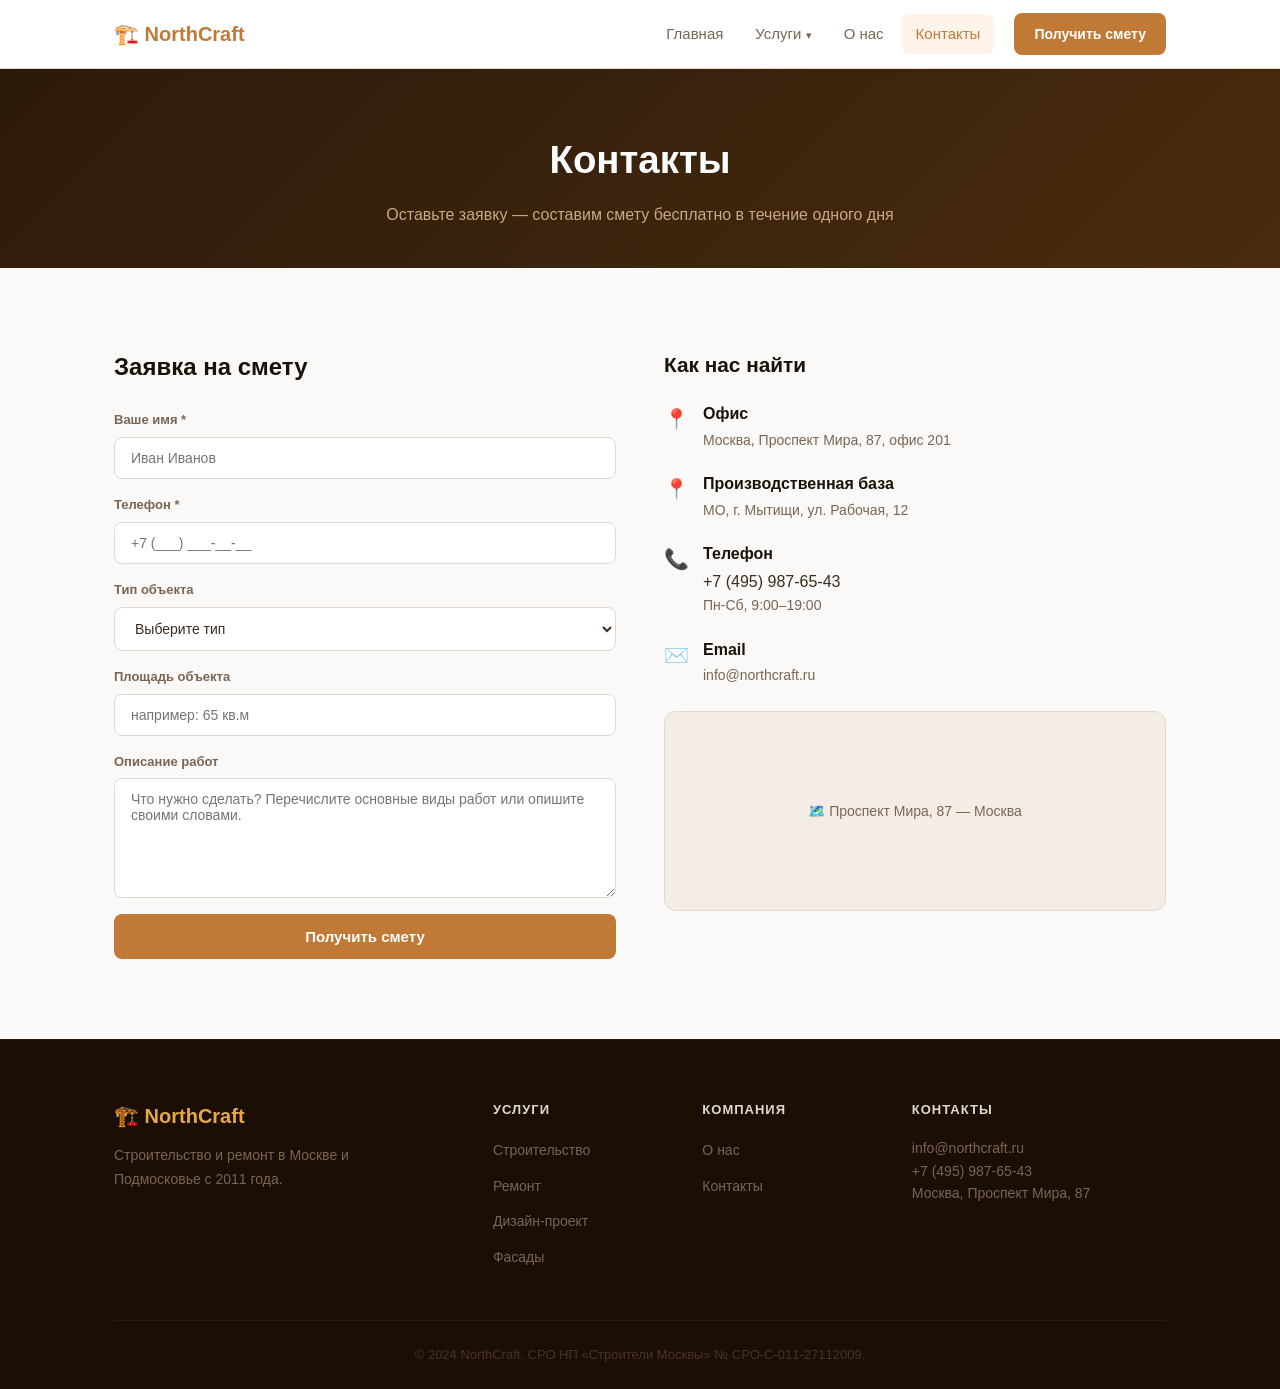
<file: templates/fakesite/northcraft/contacts.html>
<!DOCTYPE html>
<html lang="ru"><head><meta charset="UTF-8"><meta name="viewport" content="width=device-width, initial-scale=1.0">
<title>Контакты — NorthCraft</title><link rel="stylesheet" href="style.css"></head><body>
<header class="header"><div class="container">
<a href="index.html" class="logo">🏗️ NorthCraft</a>
<nav class="nav"><ul class="nav-list">
<li><a href="index.html" class="nav-link">Главная</a></li>
<li class="dropdown"><a href="services.html" class="nav-link">Услуги <span class="arrow">▾</span></a>
<ul class="dropdown-menu"><li><a href="services.html#build">Строительство</a></li><li><a href="services.html#repair">Ремонт</a></li><li><a href="services.html#design">Дизайн-проект</a></li><li><a href="services.html#exterior">Фасады</a></li></ul></li>
<li><a href="about.html" class="nav-link">О нас</a></li>
<li><a href="contacts.html" class="nav-link active">Контакты</a></li></ul>
<a href="contacts.html" class="btn-cta">Получить смету</a></nav>
<button class="burger" onclick="toggleNav()">☰</button></div></header>
<div class="page-hero"><div class="container"><h1>Контакты</h1><p>Оставьте заявку — составим смету бесплатно в течение одного дня</p></div></div>
<section class="section"><div class="container"><div class="contact-grid">
<div><h2 style="color:var(--heading);font-weight:800;margin-bottom:24px">Заявка на смету</h2>
<form class="contact-form" id="cf2">
<div class="form-group"><label>Ваше имя *</label><input type="text" placeholder="Иван Иванов" required></div>
<div class="form-group"><label>Телефон *</label><input type="tel" placeholder="+7 (___) ___-__-__" required></div>
<div class="form-group"><label>Тип объекта</label><select><option>Выберите тип</option><option>Квартира</option><option>Частный дом/коттедж</option><option>Офис</option><option>Строительство с нуля</option></select></div>
<div class="form-group"><label>Площадь объекта</label><input type="text" placeholder="например: 65 кв.м"></div>
<div class="form-group"><label>Описание работ</label><textarea placeholder="Что нужно сделать? Перечислите основные виды работ или опишите своими словами."></textarea></div>
<button type="button" class="btn-submit" onclick="document.getElementById('cf2').innerHTML='<div style=padding:32px;text-align:center><h3 style=color:var(--heading)>Заявка принята!</h3><p style=color:var(--text-muted)>Перезвоним и составим смету в течение дня.</p></div>'">Получить смету</button>
</form></div>
<div class="contact-info"><h3>Как нас найти</h3>
<div class="contact-item"><div class="ci-icon">📍</div><div class="ci-text"><p>Офис</p><p>Москва, Проспект Мира, 87, офис 201</p></div></div>
<div class="contact-item"><div class="ci-icon">📍</div><div class="ci-text"><p>Производственная база</p><p>МО, г. Мытищи, ул. Рабочая, 12</p></div></div>
<div class="contact-item"><div class="ci-icon">📞</div><div class="ci-text"><p>Телефон</p><p>+7 (495) 987-65-43</p><p>Пн-Сб, 9:00–19:00</p></div></div>
<div class="contact-item"><div class="ci-icon">✉️</div><div class="ci-text"><p>Email</p><p>info@northcraft.ru</p></div></div>
<div class="map-placeholder">🗺️ Проспект Мира, 87 — Москва</div>
</div></div></div></section>
<footer class="footer"><div class="container"><div class="footer-grid">
<div class="footer-brand"><a href="index.html" class="logo">🏗️ NorthCraft</a><p>Строительство и ремонт в Москве и Подмосковье с 2011 года.</p></div>
<div class="footer-col"><h4>Услуги</h4><ul><li><a href="services.html#build">Строительство</a></li><li><a href="services.html#repair">Ремонт</a></li><li><a href="services.html#design">Дизайн-проект</a></li><li><a href="services.html#exterior">Фасады</a></li></ul></div>
<div class="footer-col"><h4>Компания</h4><ul><li><a href="about.html">О нас</a></li><li><a href="contacts.html">Контакты</a></li></ul></div>
<div class="footer-col"><h4>Контакты</h4><p>info@northcraft.ru</p><p>+7 (495) 987-65-43</p><p>Москва, Проспект Мира, 87</p></div>
</div><div class="footer-bottom"><span>© 2024 NorthCraft. СРО НП «Строители Москвы» № СРО-С-011-27112009.</span></div></div></footer><script>function toggleNav(){document.querySelector('.nav').classList.toggle('open');}
document.querySelectorAll('.dropdown').forEach(function(d){d.addEventListener('mouseenter',function(){this.querySelector('.dropdown-menu').style.display='block';});d.addEventListener('mouseleave',function(){this.querySelector('.dropdown-menu').style.display='none';});});</script></body></html>
</file>
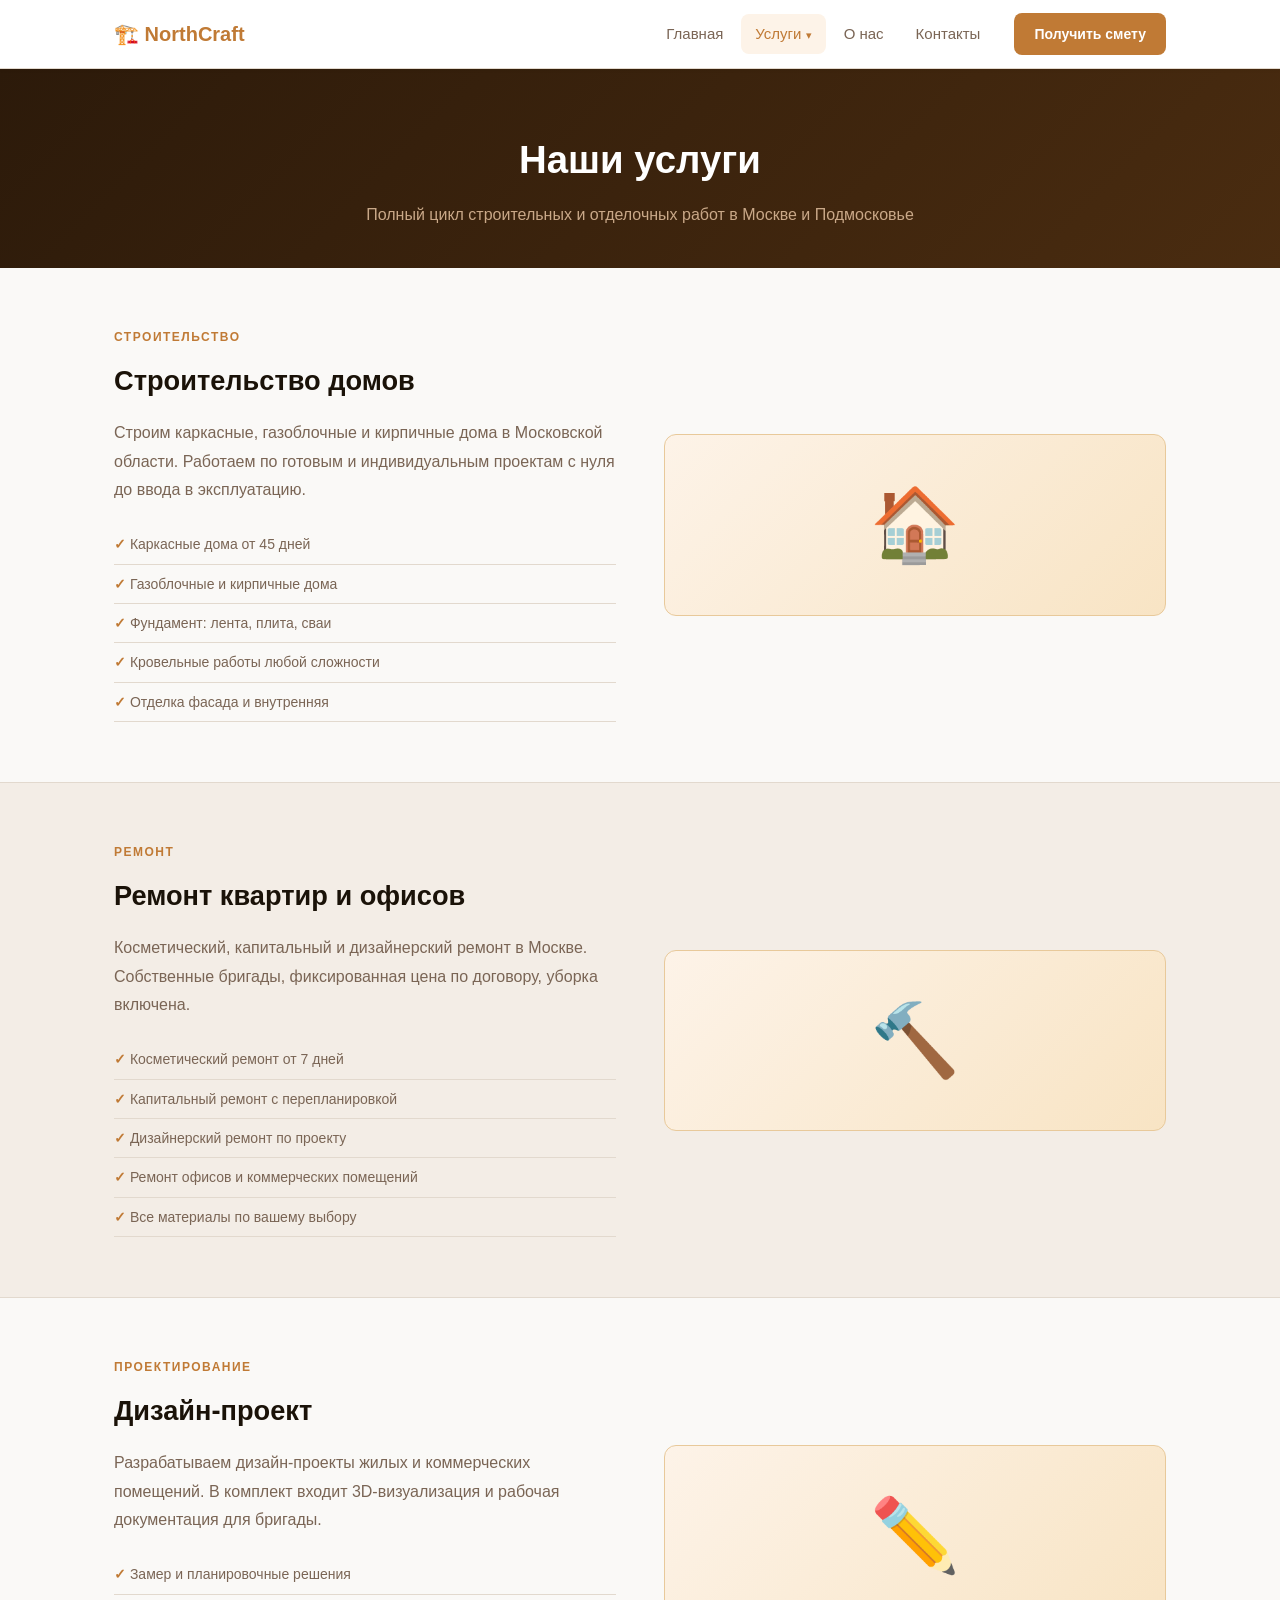
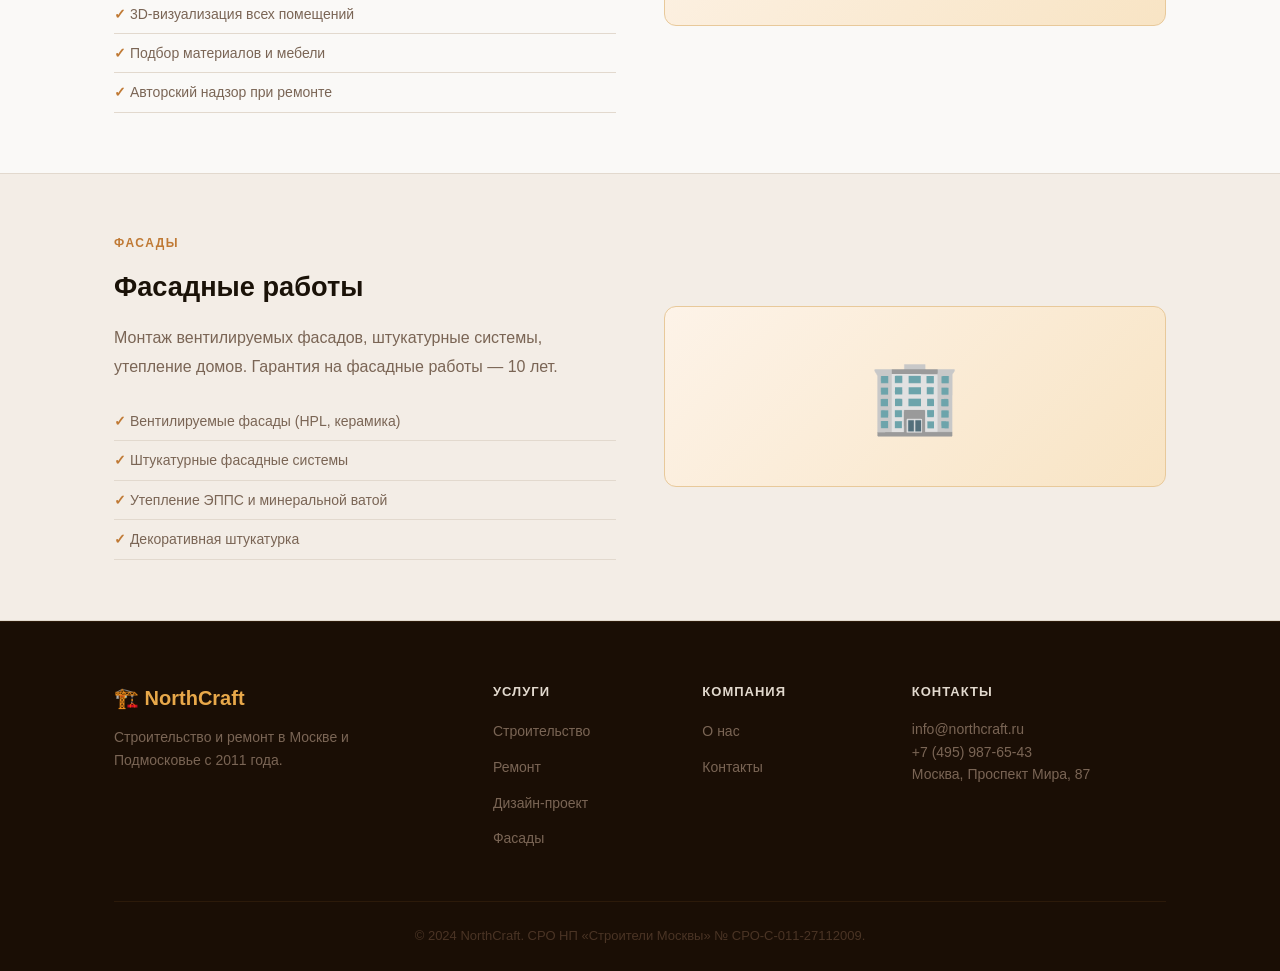
<file: templates/fakesite/northcraft/services.html>
<!DOCTYPE html>
<html lang="ru"><head><meta charset="UTF-8"><meta name="viewport" content="width=device-width, initial-scale=1.0">
<title>Услуги — NorthCraft</title><link rel="stylesheet" href="style.css"></head><body>
<header class="header"><div class="container">
<a href="index.html" class="logo">🏗️ NorthCraft</a>
<nav class="nav"><ul class="nav-list">
<li><a href="index.html" class="nav-link">Главная</a></li>
<li class="dropdown"><a href="services.html" class="nav-link active">Услуги <span class="arrow">▾</span></a>
<ul class="dropdown-menu"><li><a href="services.html#build">Строительство</a></li><li><a href="services.html#repair">Ремонт</a></li><li><a href="services.html#design">Дизайн-проект</a></li><li><a href="services.html#exterior">Фасады</a></li></ul></li>
<li><a href="about.html" class="nav-link">О нас</a></li>
<li><a href="contacts.html" class="nav-link">Контакты</a></li></ul>
<a href="contacts.html" class="btn-cta">Получить смету</a></nav>
<button class="burger" onclick="toggleNav()">☰</button></div></header>
<div class="page-hero"><div class="container"><h1>Наши услуги</h1><p>Полный цикл строительных и отделочных работ в Москве и Подмосковье</p></div></div>
<div id="build" class="service-block"><div class="container"><div><span class="service-tag">Строительство</span><h2>Строительство домов</h2>
<p>Строим каркасные, газоблочные и кирпичные дома в Московской области. Работаем по готовым и индивидуальным проектам с нуля до ввода в эксплуатацию.</p>
<ul class="service-list"><li>Каркасные дома от 45 дней</li><li>Газоблочные и кирпичные дома</li><li>Фундамент: лента, плита, сваи</li><li>Кровельные работы любой сложности</li><li>Отделка фасада и внутренняя</li></ul></div>
<div class="service-visual">🏠</div></div></div>
<div id="repair" class="service-block"><div class="container"><div><span class="service-tag">Ремонт</span><h2>Ремонт квартир и офисов</h2>
<p>Косметический, капитальный и дизайнерский ремонт в Москве. Собственные бригады, фиксированная цена по договору, уборка включена.</p>
<ul class="service-list"><li>Косметический ремонт от 7 дней</li><li>Капитальный ремонт с перепланировкой</li><li>Дизайнерский ремонт по проекту</li><li>Ремонт офисов и коммерческих помещений</li><li>Все материалы по вашему выбору</li></ul></div>
<div class="service-visual">🔨</div></div></div>
<div id="design" class="service-block"><div class="container"><div><span class="service-tag">Проектирование</span><h2>Дизайн-проект</h2>
<p>Разрабатываем дизайн-проекты жилых и коммерческих помещений. В комплект входит 3D-визуализация и рабочая документация для бригады.</p>
<ul class="service-list"><li>Замер и планировочные решения</li><li>3D-визуализация всех помещений</li><li>Подбор материалов и мебели</li><li>Авторский надзор при ремонте</li></ul></div>
<div class="service-visual">✏️</div></div></div>
<div id="exterior" class="service-block"><div class="container"><div><span class="service-tag">Фасады</span><h2>Фасадные работы</h2>
<p>Монтаж вентилируемых фасадов, штукатурные системы, утепление домов. Гарантия на фасадные работы — 10 лет.</p>
<ul class="service-list"><li>Вентилируемые фасады (HPL, керамика)</li><li>Штукатурные фасадные системы</li><li>Утепление ЭППС и минеральной ватой</li><li>Декоративная штукатурка</li></ul></div>
<div class="service-visual">🏢</div></div></div>
<footer class="footer"><div class="container"><div class="footer-grid">
<div class="footer-brand"><a href="index.html" class="logo">🏗️ NorthCraft</a><p>Строительство и ремонт в Москве и Подмосковье с 2011 года.</p></div>
<div class="footer-col"><h4>Услуги</h4><ul><li><a href="services.html#build">Строительство</a></li><li><a href="services.html#repair">Ремонт</a></li><li><a href="services.html#design">Дизайн-проект</a></li><li><a href="services.html#exterior">Фасады</a></li></ul></div>
<div class="footer-col"><h4>Компания</h4><ul><li><a href="about.html">О нас</a></li><li><a href="contacts.html">Контакты</a></li></ul></div>
<div class="footer-col"><h4>Контакты</h4><p>info@northcraft.ru</p><p>+7 (495) 987-65-43</p><p>Москва, Проспект Мира, 87</p></div>
</div><div class="footer-bottom"><span>© 2024 NorthCraft. СРО НП «Строители Москвы» № СРО-С-011-27112009.</span></div></div></footer><script>function toggleNav(){document.querySelector('.nav').classList.toggle('open');}
document.querySelectorAll('.dropdown').forEach(function(d){d.addEventListener('mouseenter',function(){this.querySelector('.dropdown-menu').style.display='block';});d.addEventListener('mouseleave',function(){this.querySelector('.dropdown-menu').style.display='none';});});</script></body></html>
</file>
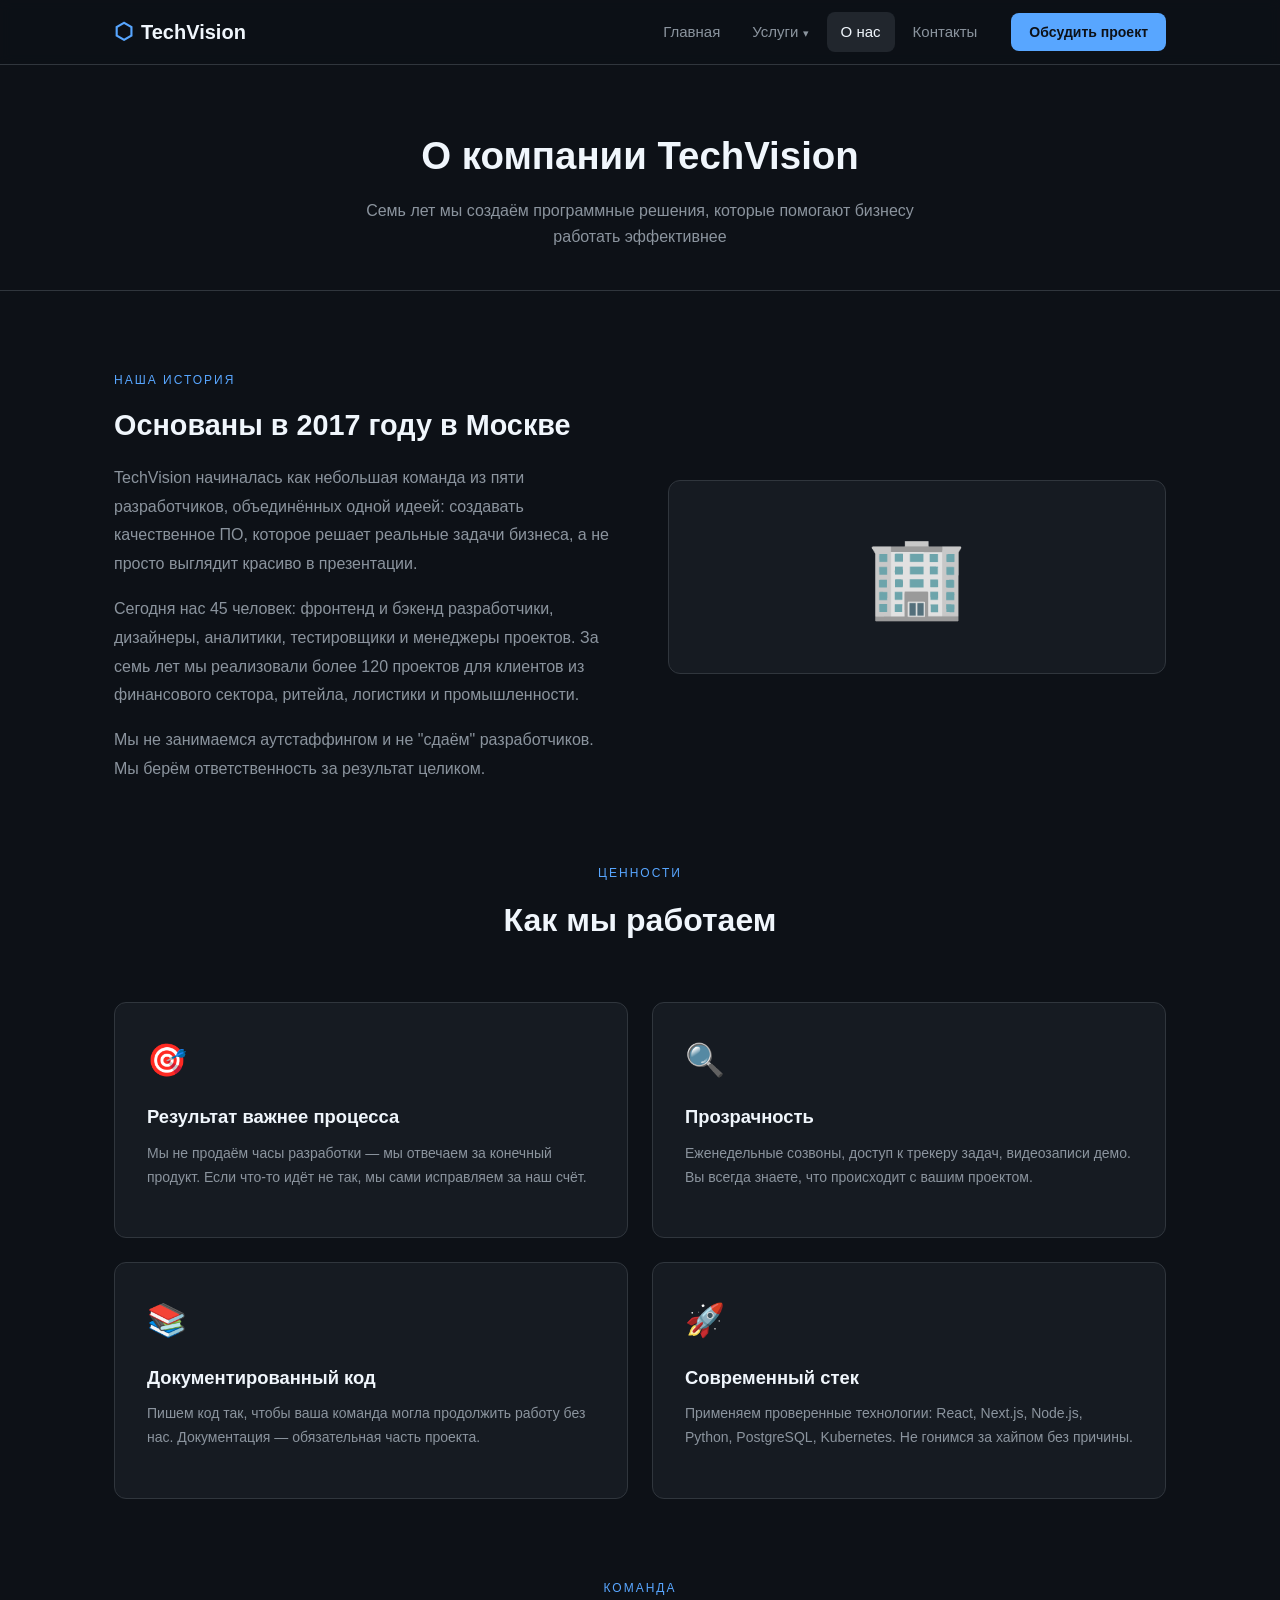
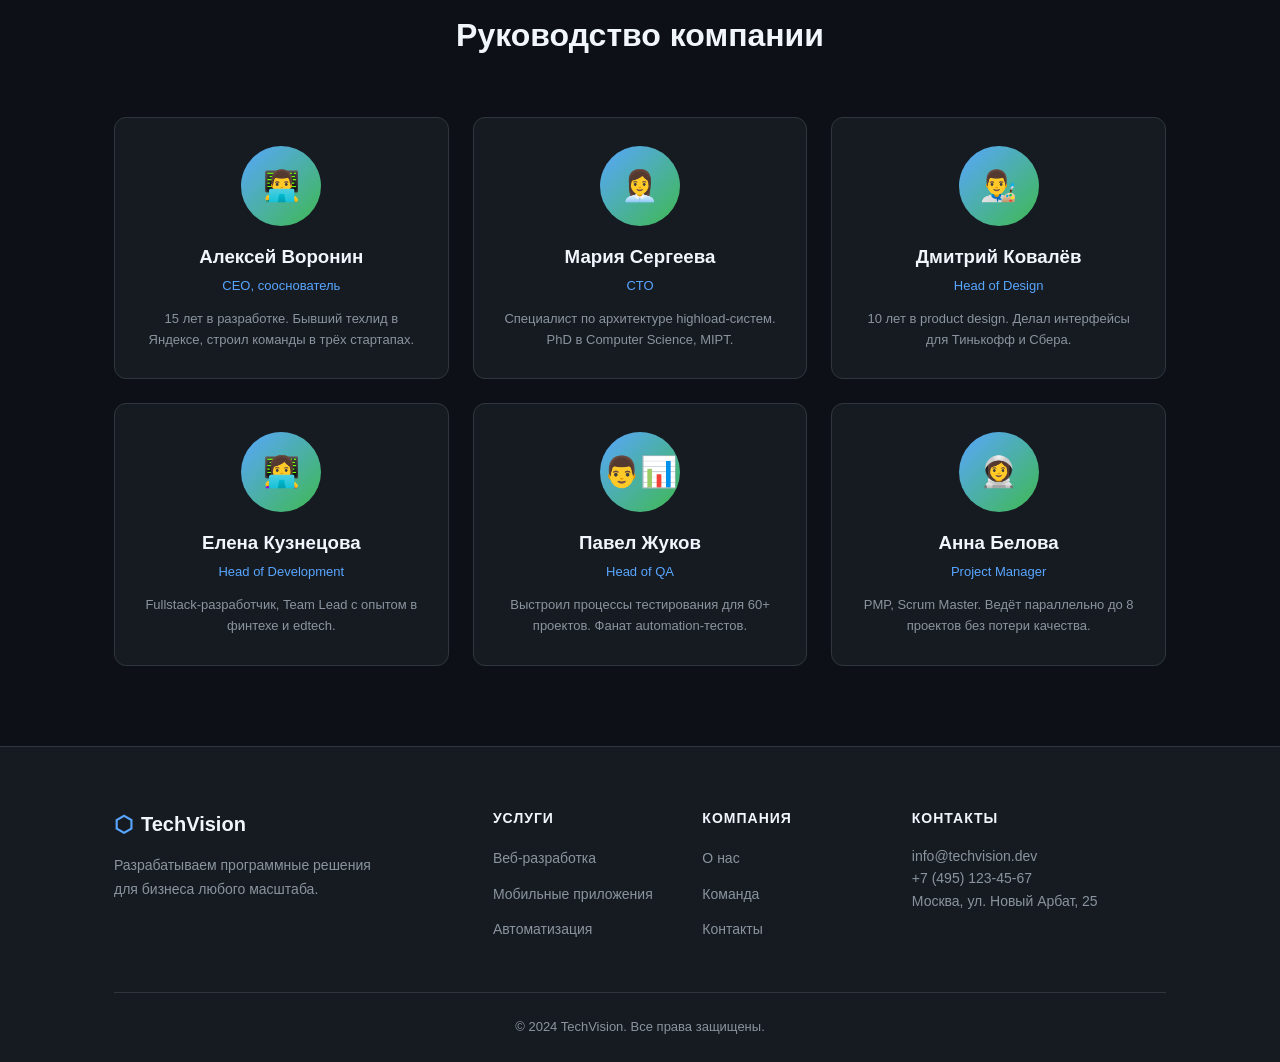
<file: templates/fakesite/techvision/about.html>
<!DOCTYPE html>
<html lang="ru">
<head>
<meta charset="UTF-8">
<meta name="viewport" content="width=device-width, initial-scale=1.0">
<title>О компании — TechVision</title>
<link rel="stylesheet" href="style.css">
</head>
<body>
<header class="header">
  <div class="container">
    <a href="index.html" class="logo"><span class="logo-icon">⬡</span> TechVision</a>
    <nav class="nav">
      <ul class="nav-list">
        <li><a href="index.html" class="nav-link">Главная</a></li>
        <li class="dropdown"><a href="services.html" class="nav-link">Услуги <span class="arrow">▾</span></a>
          <ul class="dropdown-menu"><li><a href="services.html#web">Веб-разработка</a></li><li><a href="services.html#mobile">Мобильные приложения</a></li><li><a href="services.html#automation">Автоматизация</a></li><li><a href="services.html#consulting">IT-консалтинг</a></li></ul>
        </li>
        <li><a href="about.html" class="nav-link active">О нас</a></li>
        <li><a href="contacts.html" class="nav-link">Контакты</a></li>
      </ul>
      <a href="contacts.html" class="btn-cta">Обсудить проект</a>
    </nav>
    <button class="burger" onclick="toggleNav()">☰</button>
  </div>
</header>

<div class="page-hero">
  <div class="container">
    <h1>О компании TechVision</h1>
    <p>Семь лет мы создаём программные решения, которые помогают бизнесу работать эффективнее</p>
  </div>
</div>

<section class="section">
  <div class="container">
    <div style="display:grid;grid-template-columns:1fr 1fr;gap:56px;align-items:center;margin-bottom:80px">
      <div>
        <span class="section-tag">Наша история</span>
        <h2 style="font-size:1.8rem;color:var(--heading);margin-bottom:16px">Основаны в 2017 году в Москве</h2>
        <p style="color:var(--text-muted);line-height:1.8;margin-bottom:16px">TechVision начиналась как небольшая команда из пяти разработчиков, объединённых одной идеей: создавать качественное ПО, которое решает реальные задачи бизнеса, а не просто выглядит красиво в презентации.</p>
        <p style="color:var(--text-muted);line-height:1.8;margin-bottom:16px">Сегодня нас 45 человек: фронтенд и бэкенд разработчики, дизайнеры, аналитики, тестировщики и менеджеры проектов. За семь лет мы реализовали более 120 проектов для клиентов из финансового сектора, ритейла, логистики и промышленности.</p>
        <p style="color:var(--text-muted);line-height:1.8">Мы не занимаемся аутстаффингом и не "сдаём" разработчиков. Мы берём ответственность за результат целиком.</p>
      </div>
      <div style="background:var(--bg2);border:1px solid var(--border);border-radius:12px;padding:32px;text-align:center;font-size:80px">🏢</div>
    </div>

    <div class="section-head">
      <span class="section-tag">Ценности</span>
      <h2>Как мы работаем</h2>
    </div>
    <div class="cards-grid" style="margin-bottom:80px">
      <div class="card"><div class="card-icon">🎯</div><h3>Результат важнее процесса</h3><p>Мы не продаём часы разработки — мы отвечаем за конечный продукт. Если что-то идёт не так, мы сами исправляем за наш счёт.</p></div>
      <div class="card"><div class="card-icon">🔍</div><h3>Прозрачность</h3><p>Еженедельные созвоны, доступ к трекеру задач, видеозаписи демо. Вы всегда знаете, что происходит с вашим проектом.</p></div>
      <div class="card"><div class="card-icon">📚</div><h3>Документированный код</h3><p>Пишем код так, чтобы ваша команда могла продолжить работу без нас. Документация — обязательная часть проекта.</p></div>
      <div class="card"><div class="card-icon">🚀</div><h3>Современный стек</h3><p>Применяем проверенные технологии: React, Next.js, Node.js, Python, PostgreSQL, Kubernetes. Не гонимся за хайпом без причины.</p></div>
    </div>

    <div id="team">
      <div class="section-head">
        <span class="section-tag">Команда</span>
        <h2>Руководство компании</h2>
      </div>
      <div class="team-grid">
        <div class="team-card"><div class="team-avatar">👨‍💻</div><h3>Алексей Воронин</h3><div class="role">CEO, сооснователь</div><p>15 лет в разработке. Бывший техлид в Яндексе, строил команды в трёх стартапах.</p></div>
        <div class="team-card"><div class="team-avatar">👩‍💼</div><h3>Мария Сергеева</h3><div class="role">CTO</div><p>Специалист по архитектуре highload-систем. PhD в Computer Science, MIPT.</p></div>
        <div class="team-card"><div class="team-avatar">👨‍🎨</div><h3>Дмитрий Ковалёв</h3><div class="role">Head of Design</div><p>10 лет в product design. Делал интерфейсы для Тинькофф и Сбера.</p></div>
        <div class="team-card"><div class="team-avatar">👩‍💻</div><h3>Елена Кузнецова</h3><div class="role">Head of Development</div><p>Fullstack-разработчик, Team Lead с опытом в финтехе и edtech.</p></div>
        <div class="team-card"><div class="team-avatar">👨‍📊</div><h3>Павел Жуков</h3><div class="role">Head of QA</div><p>Выстроил процессы тестирования для 60+ проектов. Фанат automation-тестов.</p></div>
        <div class="team-card"><div class="team-avatar">👩‍🚀</div><h3>Анна Белова</h3><div class="role">Project Manager</div><p>PMP, Scrum Master. Ведёт параллельно до 8 проектов без потери качества.</p></div>
      </div>
    </div>
  </div>
</section>

<footer class="footer">
  <div class="container">
    <div class="footer-grid">
      <div class="footer-brand"><a href="index.html" class="logo"><span class="logo-icon">⬡</span> TechVision</a><p>Разрабатываем программные решения для бизнеса любого масштаба.</p></div>
      <div class="footer-col"><h4>Услуги</h4><ul><li><a href="services.html#web">Веб-разработка</a></li><li><a href="services.html#mobile">Мобильные приложения</a></li><li><a href="services.html#automation">Автоматизация</a></li></ul></div>
      <div class="footer-col"><h4>Компания</h4><ul><li><a href="about.html">О нас</a></li><li><a href="about.html#team">Команда</a></li><li><a href="contacts.html">Контакты</a></li></ul></div>
      <div class="footer-col"><h4>Контакты</h4><p>info@techvision.dev</p><p>+7 (495) 123-45-67</p><p>Москва, ул. Новый Арбат, 25</p></div>
    </div>
    <div class="footer-bottom"><span>© 2024 TechVision. Все права защищены.</span></div>
  </div>
</footer>
<script>
function toggleNav(){document.querySelector('.nav').classList.toggle('open');}
document.querySelectorAll('.dropdown').forEach(function(d){d.addEventListener('mouseenter',function(){this.querySelector('.dropdown-menu').style.display='block';});d.addEventListener('mouseleave',function(){this.querySelector('.dropdown-menu').style.display='none';});});
</script>
</body>
</html>
</file>
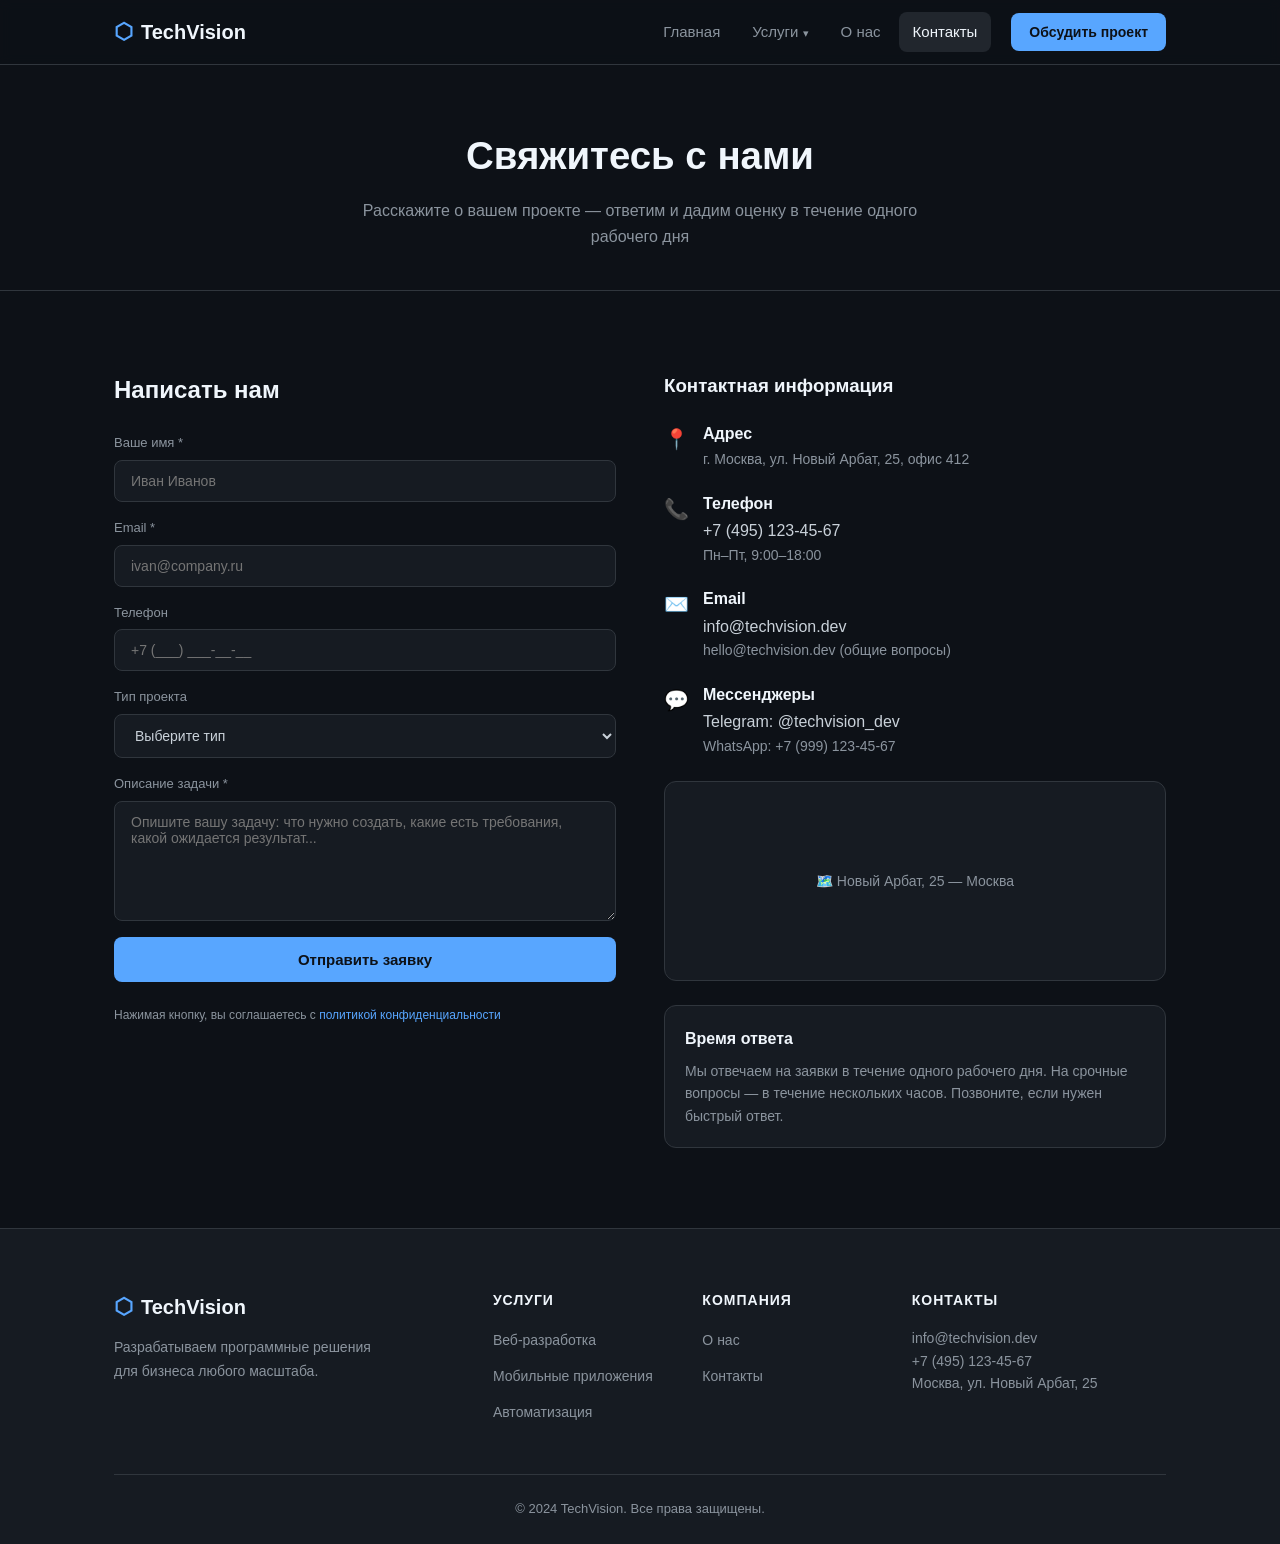
<file: templates/fakesite/techvision/contacts.html>
<!DOCTYPE html>
<html lang="ru">
<head>
<meta charset="UTF-8">
<meta name="viewport" content="width=device-width, initial-scale=1.0">
<title>Контакты — TechVision</title>
<link rel="stylesheet" href="style.css">
</head>
<body>
<header class="header">
  <div class="container">
    <a href="index.html" class="logo"><span class="logo-icon">⬡</span> TechVision</a>
    <nav class="nav">
      <ul class="nav-list">
        <li><a href="index.html" class="nav-link">Главная</a></li>
        <li class="dropdown"><a href="services.html" class="nav-link">Услуги <span class="arrow">▾</span></a>
          <ul class="dropdown-menu"><li><a href="services.html#web">Веб-разработка</a></li><li><a href="services.html#mobile">Мобильные приложения</a></li><li><a href="services.html#automation">Автоматизация</a></li><li><a href="services.html#consulting">IT-консалтинг</a></li></ul>
        </li>
        <li><a href="about.html" class="nav-link">О нас</a></li>
        <li><a href="contacts.html" class="nav-link active">Контакты</a></li>
      </ul>
      <a href="contacts.html" class="btn-cta">Обсудить проект</a>
    </nav>
    <button class="burger" onclick="toggleNav()">☰</button>
  </div>
</header>

<div class="page-hero">
  <div class="container">
    <h1>Свяжитесь с нами</h1>
    <p>Расскажите о вашем проекте — ответим и дадим оценку в течение одного рабочего дня</p>
  </div>
</div>

<section class="section">
  <div class="container">
    <div class="contact-grid">
      <div>
        <h2 style="color:var(--heading);margin-bottom:24px">Написать нам</h2>
        <form class="contact-form" onsubmit="handleSubmit(event)">
          <div class="form-group">
            <label>Ваше имя *</label>
            <input type="text" placeholder="Иван Иванов" required>
          </div>
          <div class="form-group">
            <label>Email *</label>
            <input type="email" placeholder="ivan@company.ru" required>
          </div>
          <div class="form-group">
            <label>Телефон</label>
            <input type="tel" placeholder="+7 (___) ___-__-__">
          </div>
          <div class="form-group">
            <label>Тип проекта</label>
            <select>
              <option value="">Выберите тип</option>
              <option>Веб-приложение</option>
              <option>Мобильное приложение</option>
              <option>Автоматизация процессов</option>
              <option>IT-консалтинг</option>
              <option>Другое</option>
            </select>
          </div>
          <div class="form-group">
            <label>Описание задачи *</label>
            <textarea placeholder="Опишите вашу задачу: что нужно создать, какие есть требования, какой ожидается результат..." required></textarea>
          </div>
          <button type="submit" class="btn-submit">Отправить заявку</button>
          <p style="font-size:12px;color:var(--text-muted);margin-top:8px">Нажимая кнопку, вы соглашаетесь с <a href="#">политикой конфиденциальности</a></p>
        </form>
      </div>
      <div class="contact-info">
        <h3>Контактная информация</h3>
        <div class="contact-item">
          <div class="ci-icon">📍</div>
          <div class="ci-text"><p>Адрес</p><p>г. Москва, ул. Новый Арбат, 25, офис 412</p></div>
        </div>
        <div class="contact-item">
          <div class="ci-icon">📞</div>
          <div class="ci-text"><p>Телефон</p><p>+7 (495) 123-45-67</p><p>Пн–Пт, 9:00–18:00</p></div>
        </div>
        <div class="contact-item">
          <div class="ci-icon">✉️</div>
          <div class="ci-text"><p>Email</p><p>info@techvision.dev</p><p>hello@techvision.dev (общие вопросы)</p></div>
        </div>
        <div class="contact-item">
          <div class="ci-icon">💬</div>
          <div class="ci-text"><p>Мессенджеры</p><p>Telegram: @techvision_dev</p><p>WhatsApp: +7 (999) 123-45-67</p></div>
        </div>
        <div class="map-placeholder">🗺️ Новый Арбат, 25 — Москва</div>
        <div style="margin-top:24px;background:var(--bg2);border:1px solid var(--border);border-radius:12px;padding:20px">
          <p style="color:var(--heading);font-weight:600;margin-bottom:8px">Время ответа</p>
          <p style="color:var(--text-muted);font-size:14px">Мы отвечаем на заявки в течение одного рабочего дня. На срочные вопросы — в течение нескольких часов. Позвоните, если нужен быстрый ответ.</p>
        </div>
      </div>
    </div>
  </div>
</section>

<footer class="footer">
  <div class="container">
    <div class="footer-grid">
      <div class="footer-brand"><a href="index.html" class="logo"><span class="logo-icon">⬡</span> TechVision</a><p>Разрабатываем программные решения для бизнеса любого масштаба.</p></div>
      <div class="footer-col"><h4>Услуги</h4><ul><li><a href="services.html#web">Веб-разработка</a></li><li><a href="services.html#mobile">Мобильные приложения</a></li><li><a href="services.html#automation">Автоматизация</a></li></ul></div>
      <div class="footer-col"><h4>Компания</h4><ul><li><a href="about.html">О нас</a></li><li><a href="contacts.html">Контакты</a></li></ul></div>
      <div class="footer-col"><h4>Контакты</h4><p>info@techvision.dev</p><p>+7 (495) 123-45-67</p><p>Москва, ул. Новый Арбат, 25</p></div>
    </div>
    <div class="footer-bottom"><span>© 2024 TechVision. Все права защищены.</span></div>
  </div>
</footer>
<script>
function toggleNav(){document.querySelector('.nav').classList.toggle('open');}
document.querySelectorAll('.dropdown').forEach(function(d){d.addEventListener('mouseenter',function(){this.querySelector('.dropdown-menu').style.display='block';});d.addEventListener('mouseleave',function(){this.querySelector('.dropdown-menu').style.display='none';});});
function handleSubmit(e){e.preventDefault();e.target.innerHTML='<div style="text-align:center;padding:40px;color:var(--accent2)"><div style="font-size:48px;margin-bottom:16px">✓</div><h3 style="color:var(--heading);margin-bottom:8px">Заявка отправлена!</h3><p style="color:var(--text-muted)">Мы ответим в течение одного рабочего дня.</p></div>';}
</script>
</body>
</html>
</file>
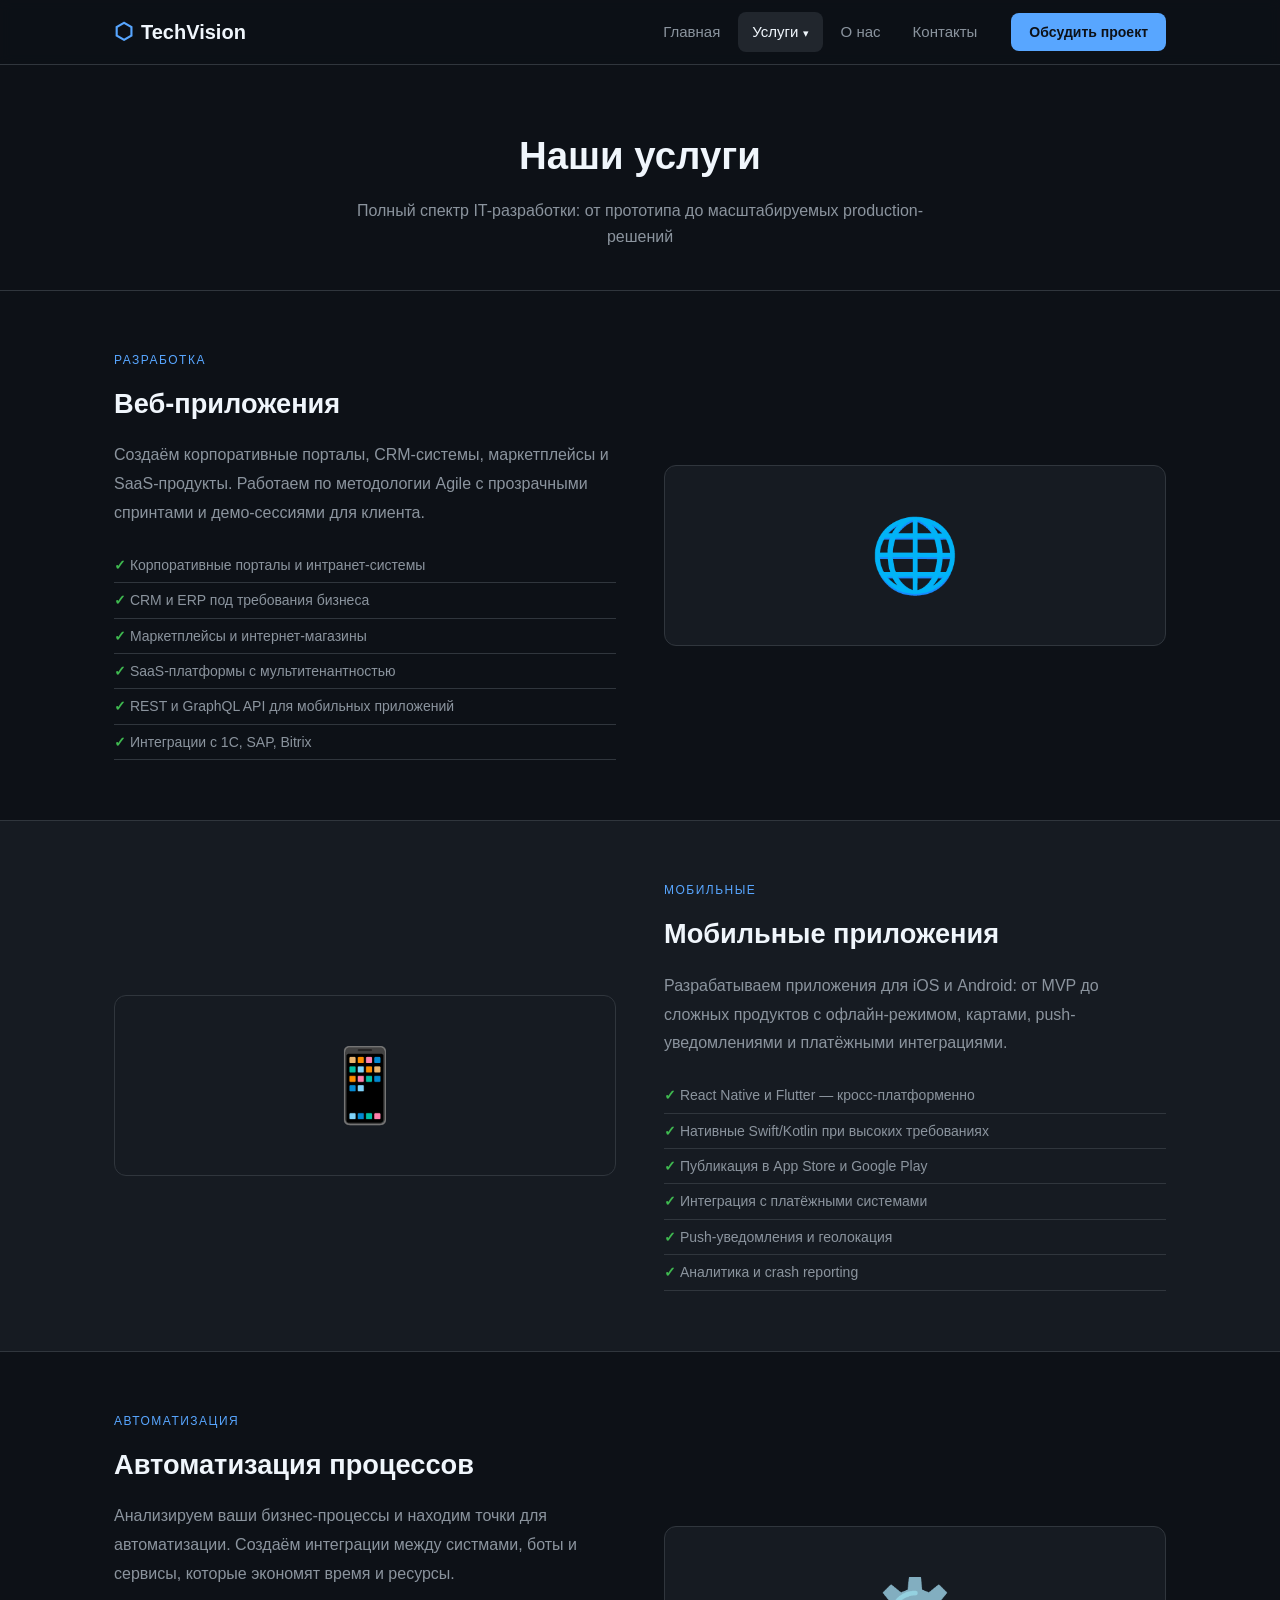
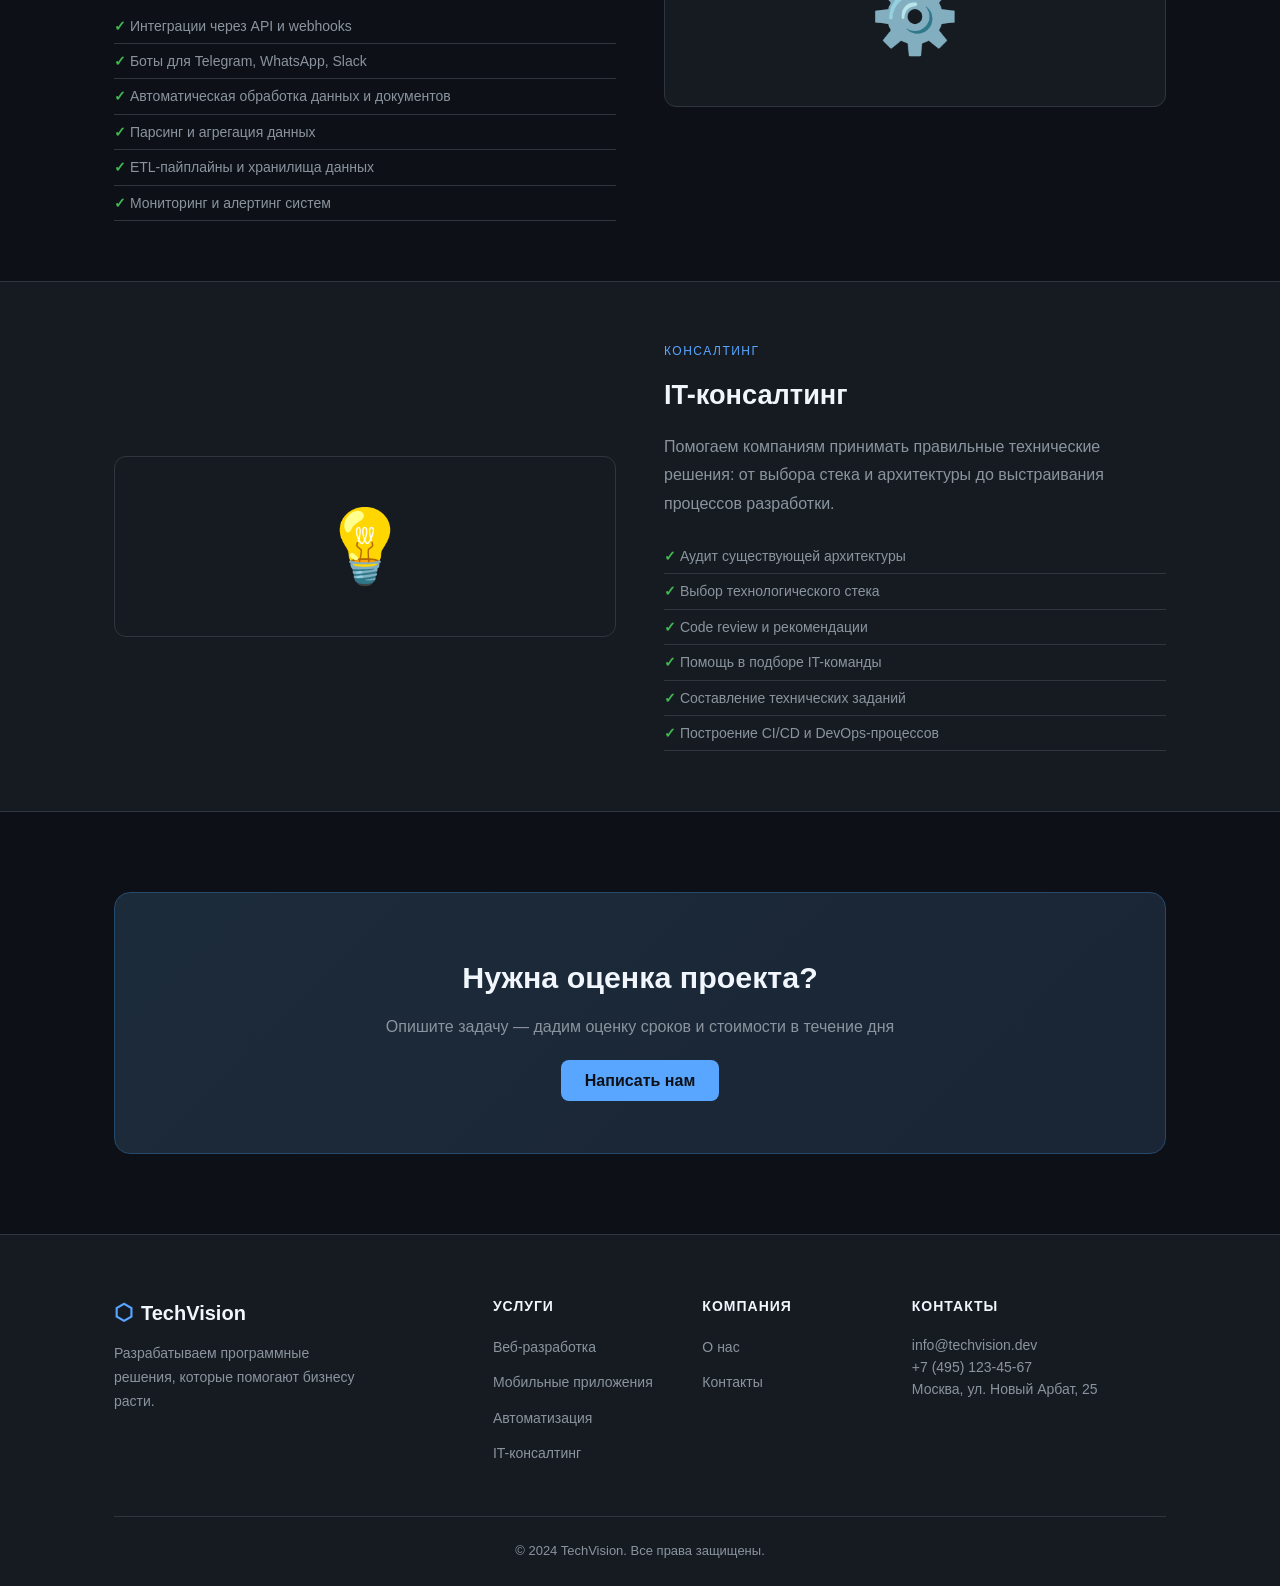
<file: templates/fakesite/techvision/services.html>
<!DOCTYPE html>
<html lang="ru">
<head>
<meta charset="UTF-8">
<meta name="viewport" content="width=device-width, initial-scale=1.0">
<title>Услуги — TechVision</title>
<link rel="stylesheet" href="style.css">
</head>
<body>
<header class="header">
  <div class="container">
    <a href="index.html" class="logo"><span class="logo-icon">⬡</span> TechVision</a>
    <nav class="nav">
      <ul class="nav-list">
        <li><a href="index.html" class="nav-link">Главная</a></li>
        <li class="dropdown">
          <a href="services.html" class="nav-link active">Услуги <span class="arrow">▾</span></a>
          <ul class="dropdown-menu">
            <li><a href="#web">Веб-разработка</a></li>
            <li><a href="#mobile">Мобильные приложения</a></li>
            <li><a href="#automation">Автоматизация</a></li>
            <li><a href="#consulting">IT-консалтинг</a></li>
          </ul>
        </li>
        <li><a href="about.html" class="nav-link">О нас</a></li>
        <li><a href="contacts.html" class="nav-link">Контакты</a></li>
      </ul>
      <a href="contacts.html" class="btn-cta">Обсудить проект</a>
    </nav>
    <button class="burger" onclick="toggleNav()">☰</button>
  </div>
</header>

<div class="page-hero">
  <div class="container">
    <h1>Наши услуги</h1>
    <p>Полный спектр IT-разработки: от прототипа до масштабируемых production-решений</p>
  </div>
</div>

<div id="web" class="service-block">
  <div class="container">
    <div>
      <span class="service-tag">Разработка</span>
      <h2>Веб-приложения</h2>
      <p>Создаём корпоративные порталы, CRM-системы, маркетплейсы и SaaS-продукты. Работаем по методологии Agile с прозрачными спринтами и демо-сессиями для клиента.</p>
      <ul class="service-list">
        <li>Корпоративные порталы и интранет-системы</li>
        <li>CRM и ERP под требования бизнеса</li>
        <li>Маркетплейсы и интернет-магазины</li>
        <li>SaaS-платформы с мультитенантностью</li>
        <li>REST и GraphQL API для мобильных приложений</li>
        <li>Интеграции с 1С, SAP, Bitrix</li>
      </ul>
    </div>
    <div class="service-visual">🌐</div>
  </div>
</div>

<div id="mobile" class="service-block reverse">
  <div class="container">
    <div>
      <span class="service-tag">Мобильные</span>
      <h2>Мобильные приложения</h2>
      <p>Разрабатываем приложения для iOS и Android: от MVP до сложных продуктов с офлайн-режимом, картами, push-уведомлениями и платёжными интеграциями.</p>
      <ul class="service-list">
        <li>React Native и Flutter — кросс-платформенно</li>
        <li>Нативные Swift/Kotlin при высоких требованиях</li>
        <li>Публикация в App Store и Google Play</li>
        <li>Интеграция с платёжными системами</li>
        <li>Push-уведомления и геолокация</li>
        <li>Аналитика и crash reporting</li>
      </ul>
    </div>
    <div class="service-visual">📱</div>
  </div>
</div>

<div id="automation" class="service-block">
  <div class="container">
    <div>
      <span class="service-tag">Автоматизация</span>
      <h2>Автоматизация процессов</h2>
      <p>Анализируем ваши бизнес-процессы и находим точки для автоматизации. Создаём интеграции между систмами, боты и сервисы, которые экономят время и ресурсы.</p>
      <ul class="service-list">
        <li>Интеграции через API и webhooks</li>
        <li>Боты для Telegram, WhatsApp, Slack</li>
        <li>Автоматическая обработка данных и документов</li>
        <li>Парсинг и агрегация данных</li>
        <li>ETL-пайплайны и хранилища данных</li>
        <li>Мониторинг и алертинг систем</li>
      </ul>
    </div>
    <div class="service-visual">⚙️</div>
  </div>
</div>

<div id="consulting" class="service-block reverse">
  <div class="container">
    <div>
      <span class="service-tag">Консалтинг</span>
      <h2>IT-консалтинг</h2>
      <p>Помогаем компаниям принимать правильные технические решения: от выбора стека и архитектуры до выстраивания процессов разработки.</p>
      <ul class="service-list">
        <li>Аудит существующей архитектуры</li>
        <li>Выбор технологического стека</li>
        <li>Code review и рекомендации</li>
        <li>Помощь в подборе IT-команды</li>
        <li>Составление технических заданий</li>
        <li>Построение CI/CD и DevOps-процессов</li>
      </ul>
    </div>
    <div class="service-visual">💡</div>
  </div>
</div>

<section class="cta-section">
  <div class="container">
    <div class="cta-box">
      <h2>Нужна оценка проекта?</h2>
      <p>Опишите задачу — дадим оценку сроков и стоимости в течение дня</p>
      <a href="contacts.html" class="btn-primary">Написать нам</a>
    </div>
  </div>
</section>

<footer class="footer">
  <div class="container">
    <div class="footer-grid">
      <div class="footer-brand"><a href="index.html" class="logo"><span class="logo-icon">⬡</span> TechVision</a><p>Разрабатываем программные решения, которые помогают бизнесу расти.</p></div>
      <div class="footer-col"><h4>Услуги</h4><ul><li><a href="#web">Веб-разработка</a></li><li><a href="#mobile">Мобильные приложения</a></li><li><a href="#automation">Автоматизация</a></li><li><a href="#consulting">IT-консалтинг</a></li></ul></div>
      <div class="footer-col"><h4>Компания</h4><ul><li><a href="about.html">О нас</a></li><li><a href="contacts.html">Контакты</a></li></ul></div>
      <div class="footer-col"><h4>Контакты</h4><p>info@techvision.dev</p><p>+7 (495) 123-45-67</p><p>Москва, ул. Новый Арбат, 25</p></div>
    </div>
    <div class="footer-bottom"><span>© 2024 TechVision. Все права защищены.</span></div>
  </div>
</footer>
<script>
function toggleNav(){document.querySelector('.nav').classList.toggle('open');}
document.querySelectorAll('.dropdown').forEach(function(d){d.addEventListener('mouseenter',function(){this.querySelector('.dropdown-menu').style.display='block';});d.addEventListener('mouseleave',function(){this.querySelector('.dropdown-menu').style.display='none';});});
</script>
</body>
</html>
</file>
<file: templates/fakesite/meridian/style.css>
/* Meridian Logistics — профессиональный синий стиль */
*, *::before, *::after { box-sizing: border-box; margin: 0; padding: 0; }
:root {
  --bg: #f5f7fa; --bg2: #ffffff; --bg3: #edf0f5;
  --border: #d8dfe8; --text: #334155; --text-muted: #64748b;
  --accent: #1e40af; --accent2: #0ea5e9; --heading: #0f172a;
  --card-bg: #ffffff; --radius: 8px; --nav-h: 68px;
}
html { scroll-behavior: smooth; }
body { background: var(--bg); color: var(--text); font-family: -apple-system,'Segoe UI',sans-serif; font-size: 16px; line-height: 1.6; }
a { color: var(--accent); text-decoration: none; }
a:hover { color: var(--accent2); }
.container { max-width: 1100px; margin: 0 auto; padding: 0 24px; }
.header { position: sticky; top: 0; z-index: 100; background: #fff; border-bottom: 1px solid var(--border); box-shadow: 0 1px 4px rgba(0,0,0,.06); }
.header .container { display: flex; align-items: center; justify-content: space-between; height: var(--nav-h); }
.logo { font-size: 20px; font-weight: 800; color: var(--accent); display: flex; align-items: center; gap: 8px; }
.nav { display: flex; align-items: center; gap: 8px; }
.nav-list { display: flex; list-style: none; gap: 4px; }
.nav-link { display: block; padding: 8px 14px; color: var(--text-muted); border-radius: var(--radius); font-size: 15px; transition: color .2s, background .2s; font-weight: 500; }
.nav-link:hover, .nav-link.active { color: var(--accent); background: #eff6ff; }
.arrow { font-size: 11px; }
.btn-cta { padding: 10px 20px; background: var(--accent); color: #fff; border-radius: var(--radius); font-weight: 700; font-size: 14px; margin-left: 12px; transition: background .2s; }
.btn-cta:hover { background: #1e3a8a; color: #fff; }
.burger { display: none; background: none; border: none; font-size: 22px; color: var(--text); cursor: pointer; }
.dropdown { position: relative; }
.dropdown-menu { display: none; position: absolute; top: calc(100% + 4px); left: 0; background: #fff; border: 1px solid var(--border); border-radius: var(--radius); min-width: 220px; padding: 8px 0; z-index: 200; box-shadow: 0 8px 24px rgba(0,0,0,.08); }
.dropdown-menu li { list-style: none; }
.dropdown-menu a { display: block; padding: 10px 18px; color: var(--text-muted); font-size: 14px; font-weight: 500; transition: background .15s, color .15s; }
.dropdown-menu a:hover { background: #eff6ff; color: var(--accent); }
.hero { padding: 80px 0 60px; background: linear-gradient(135deg,#1e3a8a 0%,#1e40af 60%,#0369a1 100%); }
.hero .container { display: grid; grid-template-columns: 1.2fr 0.8fr; gap: 60px; align-items: center; }
.hero-content { color: #fff; }
.hero-tag { font-size: 13px; text-transform: uppercase; letter-spacing: 1.5px; color: #93c5fd; margin-bottom: 16px; display: block; }
.hero h1 { font-size: 2.6rem; font-weight: 800; line-height: 1.2; margin-bottom: 20px; }
.hero-sub { color: #bfdbfe; font-size: 17px; line-height: 1.7; margin-bottom: 32px; }
.hero-btns { display: flex; gap: 16px; flex-wrap: wrap; }
.btn-primary { padding: 14px 28px; background: #fff; color: var(--accent); border-radius: var(--radius); font-weight: 700; transition: background .2s; }
.btn-primary:hover { background: #dbeafe; color: var(--accent); }
.btn-ghost { padding: 14px 28px; border: 2px solid rgba(255,255,255,.4); border-radius: var(--radius); color: #fff; font-weight: 600; transition: border-color .2s; }
.btn-ghost:hover { border-color: #fff; }
.hero-badges { display: flex; flex-direction: column; gap: 12px; }
.badge { background: rgba(255,255,255,.12); border: 1px solid rgba(255,255,255,.2); border-radius: 8px; padding: 12px 16px; color: #fff; font-size: 14px; font-weight: 500; }
.stats { padding: 40px 0; background: var(--accent); }
.stats-grid { display: grid; grid-template-columns: repeat(4,1fr); gap: 24px; text-align: center; }
.stat { padding: 20px; }
.stat-num { display: block; font-size: 2.4rem; font-weight: 800; color: #fff; margin-bottom: 4px; }
.stat span:last-child { color: #93c5fd; font-size: 14px; }
.section { padding: 80px 0; }
.section-head { text-align: center; margin-bottom: 56px; }
.section-tag { font-size: 12px; text-transform: uppercase; letter-spacing: 2px; color: var(--accent2); display: block; margin-bottom: 12px; font-weight: 600; }
.section-head h2 { font-size: 2rem; color: var(--heading); font-weight: 800; margin-bottom: 12px; }
.section-head p { color: var(--text-muted); max-width: 560px; margin: 0 auto; }
.cards-grid { display: grid; grid-template-columns: repeat(2,1fr); gap: 24px; }
.card { background: var(--bg2); border: 1px solid var(--border); border-radius: 12px; padding: 32px; transition: box-shadow .2s, transform .2s; }
.card:hover { box-shadow: 0 8px 24px rgba(30,64,175,.1); transform: translateY(-3px); }
.card-icon { font-size: 32px; margin-bottom: 16px; }
.card h3 { color: var(--heading); font-size: 1.1rem; font-weight: 700; margin-bottom: 10px; }
.card p { color: var(--text-muted); font-size: 14px; line-height: 1.7; margin-bottom: 16px; }
.card-link { font-size: 14px; color: var(--accent); font-weight: 700; }
.cta-section { padding: 80px 0; }
.cta-box { background: linear-gradient(135deg,#1e40af,#0369a1); border-radius: 16px; padding: 60px; text-align: center; color: #fff; }
.cta-box h2 { font-size: 2rem; font-weight: 800; margin-bottom: 12px; }
.cta-box p { color: #bfdbfe; margin-bottom: 28px; }
.footer { background: #0f172a; border-top: 1px solid #1e293b; padding: 60px 0 24px; }
.footer-grid { display: grid; grid-template-columns: 2fr 1fr 1fr 1.5fr; gap: 40px; margin-bottom: 40px; }
.footer-brand .logo { color: #fff; margin-bottom: 12px; display: inline-flex; }
.footer-brand p { color: #64748b; font-size: 14px; line-height: 1.7; max-width: 260px; }
.footer-col h4 { color: #e2e8f0; font-size: 13px; font-weight: 700; margin-bottom: 16px; text-transform: uppercase; letter-spacing: 1px; }
.footer-col ul { list-style: none; }
.footer-col ul li { margin-bottom: 10px; }
.footer-col ul li a, .footer-col p { color: #64748b; font-size: 14px; transition: color .2s; }
.footer-col ul li a:hover { color: var(--accent2); }
.footer-bottom { border-top: 1px solid #1e293b; padding-top: 24px; color: #475569; font-size: 13px; text-align: center; }
.page-hero { padding: 60px 0 40px; background: linear-gradient(135deg,#1e3a8a,#1e40af); text-align: center; color: #fff; }
.page-hero h1 { font-size: 2.4rem; font-weight: 800; margin-bottom: 12px; }
.page-hero p { color: #bfdbfe; max-width: 580px; margin: 0 auto; }
.service-block { padding: 60px 0; border-bottom: 1px solid var(--border); }
.service-block:nth-child(even) { background: var(--bg3); }
.service-block .container { display: grid; grid-template-columns: 1fr 1fr; gap: 48px; align-items: center; }
.service-tag { font-size: 12px; text-transform: uppercase; letter-spacing: 1.5px; color: var(--accent2); margin-bottom: 12px; display: block; font-weight: 600; }
.service-block h2 { font-size: 1.7rem; color: var(--heading); font-weight: 800; margin-bottom: 16px; }
.service-block p { color: var(--text-muted); line-height: 1.8; margin-bottom: 20px; }
.service-list { list-style: none; }
.service-list li { color: var(--text-muted); font-size: 14px; padding: 8px 0; border-bottom: 1px solid var(--border); }
.service-list li::before { content: "✓ "; color: var(--accent); font-weight: 800; }
.service-visual { background: linear-gradient(135deg,#eff6ff,#dbeafe); border: 1px solid #bfdbfe; border-radius: 12px; padding: 32px; text-align: center; font-size: 72px; }
.contact-grid { display: grid; grid-template-columns: 1fr 1fr; gap: 48px; }
.contact-form { display: flex; flex-direction: column; gap: 16px; }
.form-group { display: flex; flex-direction: column; gap: 6px; }
.form-group label { font-size: 13px; color: var(--text-muted); font-weight: 600; }
.form-group input, .form-group textarea, .form-group select { background: #fff; border: 1px solid var(--border); border-radius: var(--radius); padding: 12px 16px; color: var(--text); font-size: 14px; font-family: inherit; transition: border-color .2s; }
.form-group input:focus, .form-group textarea:focus, .form-group select:focus { outline: none; border-color: var(--accent); }
.form-group textarea { min-height: 120px; resize: vertical; }
.btn-submit { padding: 14px; background: var(--accent); color: #fff; border: none; border-radius: var(--radius); font-weight: 700; font-size: 15px; cursor: pointer; transition: background .2s; }
.btn-submit:hover { background: #1e3a8a; }
.contact-info h3 { color: var(--heading); font-size: 1.3rem; font-weight: 700; margin-bottom: 20px; }
.contact-item { display: flex; gap: 14px; margin-bottom: 20px; }
.ci-icon { font-size: 20px; flex-shrink: 0; margin-top: 2px; }
.ci-text p:first-child { color: var(--heading); font-weight: 700; margin-bottom: 2px; }
.ci-text p:last-child { color: var(--text-muted); font-size: 14px; }
.map-placeholder { background: var(--bg3); border: 1px solid var(--border); border-radius: 12px; height: 200px; display: flex; align-items: center; justify-content: center; color: var(--text-muted); font-size: 14px; margin-top: 24px; }
.team-grid { display: grid; grid-template-columns: repeat(3,1fr); gap: 24px; }
.team-card { background: var(--bg2); border: 1px solid var(--border); border-radius: 12px; padding: 28px; text-align: center; }
.team-avatar { width: 80px; height: 80px; border-radius: 50%; background: linear-gradient(135deg,var(--accent),var(--accent2)); display: flex; align-items: center; justify-content: center; font-size: 30px; margin: 0 auto 16px; }
.team-card h3 { color: var(--heading); font-weight: 700; margin-bottom: 4px; }
.team-card .role { color: var(--accent); font-size: 13px; font-weight: 600; margin-bottom: 12px; }
.team-card p { color: var(--text-muted); font-size: 13px; }
@media (max-width: 900px) {
  .hero .container, .service-block .container, .contact-grid { grid-template-columns: 1fr; }
  .hero h1 { font-size: 2rem; }
  .cards-grid, .stats-grid, .team-grid { grid-template-columns: 1fr 1fr; }
  .footer-grid { grid-template-columns: 1fr 1fr; }
  .hero-badges { display: none; }
}
@media (max-width: 600px) {
  .nav-list, .btn-cta { display: none; }
  .nav.open .nav-list { display: flex; flex-direction: column; position: absolute; top: var(--nav-h); left: 0; right: 0; background: #fff; border-bottom: 1px solid var(--border); padding: 16px; gap: 4px; }
  .burger { display: block; }
  .cards-grid, .stats-grid, .team-grid { grid-template-columns: 1fr; }
  .footer-grid { grid-template-columns: 1fr; }
  .cta-box { padding: 32px 20px; }
}
</file>
<file: templates/fakesite/northcraft/style.css>
/* NorthCraft — строительная компания, тёплые тона */
*, *::before, *::after { box-sizing: border-box; margin: 0; padding: 0; }
:root {
  --bg: #faf9f7; --bg2: #ffffff; --bg3: #f3ede6;
  --border: #e2d9ce; --text: #3d2c1e; --text-muted: #7a6555;
  --accent: #c07a35; --accent2: #e8a84a; --heading: #1a1208;
  --card-bg: #ffffff; --radius: 8px; --nav-h: 68px;
}
html { scroll-behavior: smooth; }
body { background: var(--bg); color: var(--text); font-family: -apple-system,'Segoe UI',sans-serif; font-size: 16px; line-height: 1.6; }
a { color: var(--accent); text-decoration: none; }
a:hover { color: #a0621a; }
.container { max-width: 1100px; margin: 0 auto; padding: 0 24px; }
.header { position: sticky; top: 0; z-index: 100; background: #fff; border-bottom: 1px solid var(--border); box-shadow: 0 1px 4px rgba(0,0,0,.05); }
.header .container { display: flex; align-items: center; justify-content: space-between; height: var(--nav-h); }
.logo { font-size: 20px; font-weight: 800; color: var(--accent); display: flex; align-items: center; gap: 8px; }
.nav { display: flex; align-items: center; gap: 8px; }
.nav-list { display: flex; list-style: none; gap: 4px; }
.nav-link { display: block; padding: 8px 14px; color: var(--text-muted); border-radius: var(--radius); font-size: 15px; font-weight: 500; transition: color .2s, background .2s; }
.nav-link:hover, .nav-link.active { color: var(--accent); background: #fdf3e8; }
.arrow { font-size: 11px; }
.btn-cta { padding: 10px 20px; background: var(--accent); color: #fff; border-radius: var(--radius); font-weight: 700; font-size: 14px; margin-left: 12px; transition: background .2s; }
.btn-cta:hover { background: #a0621a; color: #fff; }
.burger { display: none; background: none; border: none; font-size: 22px; color: var(--text); cursor: pointer; }
.dropdown { position: relative; }
.dropdown-menu { display: none; position: absolute; top: calc(100% + 4px); left: 0; background: #fff; border: 1px solid var(--border); border-radius: var(--radius); min-width: 210px; padding: 8px 0; z-index: 200; box-shadow: 0 8px 24px rgba(0,0,0,.07); }
.dropdown-menu li { list-style: none; }
.dropdown-menu a { display: block; padding: 10px 18px; color: var(--text-muted); font-size: 14px; font-weight: 500; transition: background .15s, color .15s; }
.dropdown-menu a:hover { background: #fdf3e8; color: var(--accent); }
.hero { padding: 80px 0 60px; background: linear-gradient(135deg,#2c1a0a 0%,#4a2c10 60%,#3d2311 100%); }
.hero .container { display: grid; grid-template-columns: 1.2fr 0.8fr; gap: 60px; align-items: center; }
.hero-content { color: #fff; }
.hero-tag { font-size: 13px; text-transform: uppercase; letter-spacing: 1.5px; color: var(--accent2); margin-bottom: 16px; display: block; }
.hero h1 { font-size: 2.6rem; font-weight: 800; line-height: 1.2; margin-bottom: 20px; }
.hero-sub { color: #c9a888; font-size: 17px; line-height: 1.7; margin-bottom: 32px; }
.hero-btns { display: flex; gap: 16px; flex-wrap: wrap; }
.btn-primary { padding: 14px 28px; background: var(--accent); color: #fff; border-radius: var(--radius); font-weight: 700; transition: background .2s; }
.btn-primary:hover { background: #a0621a; color: #fff; }
.btn-ghost { padding: 14px 28px; border: 2px solid rgba(255,255,255,.3); border-radius: var(--radius); color: #fff; font-weight: 600; transition: border-color .2s; }
.btn-ghost:hover { border-color: #fff; }
.hero-badges { display: flex; flex-direction: column; gap: 12px; }
.badge { background: rgba(255,255,255,.08); border: 1px solid rgba(255,255,255,.15); border-radius: 8px; padding: 12px 16px; color: #e8c99a; font-size: 14px; font-weight: 500; }
.stats { padding: 40px 0; background: var(--accent); }
.stats-grid { display: grid; grid-template-columns: repeat(4,1fr); gap: 24px; text-align: center; }
.stat { padding: 20px; }
.stat-num { display: block; font-size: 2.4rem; font-weight: 800; color: #fff; margin-bottom: 4px; }
.stat span:last-child { color: #fde68a; font-size: 14px; }
.section { padding: 80px 0; }
.section-head { text-align: center; margin-bottom: 56px; }
.section-tag { font-size: 12px; text-transform: uppercase; letter-spacing: 2px; color: var(--accent); display: block; margin-bottom: 12px; font-weight: 600; }
.section-head h2 { font-size: 2rem; color: var(--heading); font-weight: 800; margin-bottom: 12px; }
.section-head p { color: var(--text-muted); max-width: 560px; margin: 0 auto; }
.cards-grid { display: grid; grid-template-columns: repeat(2,1fr); gap: 24px; }
.card { background: var(--bg2); border: 1px solid var(--border); border-radius: 12px; padding: 32px; transition: box-shadow .2s, transform .2s; }
.card:hover { box-shadow: 0 8px 24px rgba(192,122,53,.12); transform: translateY(-3px); }
.card-icon { font-size: 32px; margin-bottom: 16px; }
.card h3 { color: var(--heading); font-size: 1.1rem; font-weight: 700; margin-bottom: 10px; }
.card p { color: var(--text-muted); font-size: 14px; line-height: 1.7; margin-bottom: 16px; }
.card-link { font-size: 14px; color: var(--accent); font-weight: 700; }
.cta-section { padding: 80px 0; }
.cta-box { background: linear-gradient(135deg,#2c1a0a,#4a2c10); border-radius: 16px; padding: 60px; text-align: center; color: #fff; }
.cta-box h2 { font-size: 2rem; font-weight: 800; margin-bottom: 12px; }
.cta-box p { color: #c9a888; margin-bottom: 28px; }
.footer { background: #1a0e05; border-top: 1px solid #2c1a0a; padding: 60px 0 24px; }
.footer-grid { display: grid; grid-template-columns: 2fr 1fr 1fr 1.5fr; gap: 40px; margin-bottom: 40px; }
.footer-brand .logo { color: var(--accent2); margin-bottom: 12px; display: inline-flex; }
.footer-brand p { color: #7a6555; font-size: 14px; line-height: 1.7; max-width: 260px; }
.footer-col h4 { color: #e2d9ce; font-size: 13px; font-weight: 700; margin-bottom: 16px; text-transform: uppercase; letter-spacing: 1px; }
.footer-col ul { list-style: none; }
.footer-col ul li { margin-bottom: 10px; }
.footer-col ul li a, .footer-col p { color: #7a6555; font-size: 14px; transition: color .2s; }
.footer-col ul li a:hover { color: var(--accent2); }
.footer-bottom { border-top: 1px solid #2c1a0a; padding-top: 24px; color: #4a3425; font-size: 13px; text-align: center; }
.page-hero { padding: 60px 0 40px; background: linear-gradient(135deg,#2c1a0a,#4a2c10); text-align: center; color: #fff; }
.page-hero h1 { font-size: 2.4rem; font-weight: 800; margin-bottom: 12px; }
.page-hero p { color: #c9a888; max-width: 580px; margin: 0 auto; }
.service-block { padding: 60px 0; border-bottom: 1px solid var(--border); }
.service-block:nth-child(even) { background: var(--bg3); }
.service-block .container { display: grid; grid-template-columns: 1fr 1fr; gap: 48px; align-items: center; }
.service-tag { font-size: 12px; text-transform: uppercase; letter-spacing: 1.5px; color: var(--accent); margin-bottom: 12px; display: block; font-weight: 600; }
.service-block h2 { font-size: 1.7rem; color: var(--heading); font-weight: 800; margin-bottom: 16px; }
.service-block p { color: var(--text-muted); line-height: 1.8; margin-bottom: 20px; }
.service-list { list-style: none; }
.service-list li { color: var(--text-muted); font-size: 14px; padding: 8px 0; border-bottom: 1px solid var(--border); }
.service-list li::before { content: "✓ "; color: var(--accent); font-weight: 800; }
.service-visual { background: linear-gradient(135deg,#fdf3e8,#f8e4c4); border: 1px solid #e8c99a; border-radius: 12px; padding: 32px; text-align: center; font-size: 72px; }
.contact-grid { display: grid; grid-template-columns: 1fr 1fr; gap: 48px; }
.contact-form { display: flex; flex-direction: column; gap: 16px; }
.form-group { display: flex; flex-direction: column; gap: 6px; }
.form-group label { font-size: 13px; color: var(--text-muted); font-weight: 600; }
.form-group input, .form-group textarea, .form-group select { background: #fff; border: 1px solid var(--border); border-radius: var(--radius); padding: 12px 16px; color: var(--text); font-size: 14px; font-family: inherit; transition: border-color .2s; }
.form-group input:focus, .form-group textarea:focus, .form-group select:focus { outline: none; border-color: var(--accent); }
.form-group textarea { min-height: 120px; resize: vertical; }
.btn-submit { padding: 14px; background: var(--accent); color: #fff; border: none; border-radius: var(--radius); font-weight: 700; font-size: 15px; cursor: pointer; transition: background .2s; }
.btn-submit:hover { background: #a0621a; }
.contact-info h3 { color: var(--heading); font-size: 1.3rem; font-weight: 700; margin-bottom: 20px; }
.contact-item { display: flex; gap: 14px; margin-bottom: 20px; }
.ci-icon { font-size: 20px; flex-shrink: 0; margin-top: 2px; }
.ci-text p:first-child { color: var(--heading); font-weight: 700; margin-bottom: 2px; }
.ci-text p:last-child { color: var(--text-muted); font-size: 14px; }
.map-placeholder { background: var(--bg3); border: 1px solid var(--border); border-radius: 12px; height: 200px; display: flex; align-items: center; justify-content: center; color: var(--text-muted); font-size: 14px; margin-top: 24px; }
.team-grid { display: grid; grid-template-columns: repeat(3,1fr); gap: 24px; }
.team-card { background: var(--bg2); border: 1px solid var(--border); border-radius: 12px; padding: 28px; text-align: center; }
.team-avatar { width: 80px; height: 80px; border-radius: 50%; background: linear-gradient(135deg,var(--accent),var(--accent2)); display: flex; align-items: center; justify-content: center; font-size: 30px; margin: 0 auto 16px; }
.team-card h3 { color: var(--heading); font-weight: 700; margin-bottom: 4px; }
.team-card .role { color: var(--accent); font-size: 13px; font-weight: 600; margin-bottom: 12px; }
.team-card p { color: var(--text-muted); font-size: 13px; }
@media (max-width: 900px) {
  .hero .container, .service-block .container, .contact-grid { grid-template-columns: 1fr; }
  .hero h1 { font-size: 2rem; }
  .cards-grid, .stats-grid, .team-grid { grid-template-columns: 1fr 1fr; }
  .footer-grid { grid-template-columns: 1fr 1fr; }
  .hero-badges { display: none; }
}
@media (max-width: 600px) {
  .nav-list, .btn-cta { display: none; }
  .nav.open .nav-list { display: flex; flex-direction: column; position: absolute; top: var(--nav-h); left: 0; right: 0; background: #fff; border-bottom: 1px solid var(--border); padding: 16px; gap: 4px; }
  .burger { display: block; }
  .cards-grid, .stats-grid, .team-grid { grid-template-columns: 1fr; }
  .footer-grid { grid-template-columns: 1fr; }
  .cta-box { padding: 32px 20px; }
}
</file>
<file: templates/fakesite/techvision/style.css>
/* TechVision — фейковый сайт IT-компании (тёмная тема) */
*, *::before, *::after { box-sizing: border-box; margin: 0; padding: 0; }

:root {
  --bg: #0d1117;
  --bg2: #161b22;
  --bg3: #21262d;
  --border: #30363d;
  --text: #c9d1d9;
  --text-muted: #8b949e;
  --accent: #58a6ff;
  --accent2: #3fb950;
  --heading: #f0f6fc;
  --card-bg: #161b22;
  --radius: 8px;
  --nav-h: 64px;
}

html { scroll-behavior: smooth; }
body { background: var(--bg); color: var(--text); font-family: -apple-system, 'Segoe UI', sans-serif; font-size: 16px; line-height: 1.6; }
a { color: var(--accent); text-decoration: none; }
a:hover { color: #79c0ff; }

/* КОНТЕЙНЕР */
.container { max-width: 1100px; margin: 0 auto; padding: 0 24px; }

/* ШАПКА */
.header { position: sticky; top: 0; z-index: 100; background: rgba(13,17,23,.92); border-bottom: 1px solid var(--border); backdrop-filter: blur(6px); }
.header .container { display: flex; align-items: center; justify-content: space-between; height: var(--nav-h); }
.logo { font-size: 20px; font-weight: 700; color: var(--heading); display: flex; align-items: center; gap: 8px; }
.logo-icon { color: var(--accent); font-size: 22px; }
.nav { display: flex; align-items: center; gap: 8px; }
.nav-list { display: flex; list-style: none; gap: 4px; }
.nav-link { display: block; padding: 8px 14px; color: var(--text-muted); border-radius: var(--radius); font-size: 15px; transition: color .2s, background .2s; }
.nav-link:hover, .nav-link.active { color: var(--heading); background: var(--bg3); }
.arrow { font-size: 11px; }
.btn-cta { padding: 8px 18px; background: var(--accent); color: #0d1117; border-radius: var(--radius); font-weight: 600; font-size: 14px; margin-left: 12px; transition: opacity .2s; }
.btn-cta:hover { opacity: .85; color: #0d1117; }
.burger { display: none; background: none; border: none; font-size: 22px; color: var(--text); cursor: pointer; }

/* DROPDOWN */
.dropdown { position: relative; }
.dropdown-menu { display: none; position: absolute; top: calc(100% + 4px); left: 0; background: var(--bg2); border: 1px solid var(--border); border-radius: var(--radius); min-width: 200px; padding: 8px 0; z-index: 200; }
.dropdown-menu li { list-style: none; }
.dropdown-menu a { display: block; padding: 10px 18px; color: var(--text-muted); font-size: 14px; transition: background .15s, color .15s; }
.dropdown-menu a:hover { background: var(--bg3); color: var(--heading); }

/* HERO */
.hero { padding: 80px 0 60px; }
.hero .container { display: grid; grid-template-columns: 1fr 1fr; gap: 60px; align-items: center; }
.hero-tag { font-size: 13px; text-transform: uppercase; letter-spacing: 1.5px; color: var(--accent); margin-bottom: 16px; }
.hero h1 { font-size: 2.6rem; font-weight: 700; color: var(--heading); line-height: 1.25; margin-bottom: 20px; }
.hero-sub { color: var(--text-muted); font-size: 17px; line-height: 1.7; margin-bottom: 32px; }
.hero-btns { display: flex; gap: 16px; flex-wrap: wrap; }
.btn-primary { padding: 12px 24px; background: var(--accent); color: #0d1117; border-radius: var(--radius); font-weight: 600; transition: opacity .2s; }
.btn-primary:hover { opacity: .85; color: #0d1117; }
.btn-ghost { padding: 12px 24px; border: 1px solid var(--border); border-radius: var(--radius); color: var(--text); transition: border-color .2s, color .2s; }
.btn-ghost:hover { border-color: var(--accent); color: var(--accent); }
.code-card { background: var(--bg2); border: 1px solid var(--border); border-radius: 12px; overflow: hidden; }
.code-dots { padding: 12px 16px; display: flex; gap: 8px; border-bottom: 1px solid var(--border); }
.code-dots span { width: 12px; height: 12px; border-radius: 50%; background: var(--border); }
.code-dots span:nth-child(1) { background: #ff5f57; }
.code-dots span:nth-child(2) { background: #ffbd2e; }
.code-dots span:nth-child(3) { background: #28ca41; }
.code-card pre { padding: 20px 24px; font-family: 'Cascadia Code','Fira Code',monospace; font-size: 14px; line-height: 1.8; }
.kw { color: #ff7b72; } .str { color: #a5d6ff; } .num { color: #79c0ff; }

/* СТАТИСТИКА */
.stats { padding: 40px 0; border-top: 1px solid var(--border); border-bottom: 1px solid var(--border); background: var(--bg2); }
.stats-grid { display: grid; grid-template-columns: repeat(4,1fr); gap: 24px; text-align: center; }
.stat { padding: 20px; }
.stat-num { display: block; font-size: 2.2rem; font-weight: 700; color: var(--accent); margin-bottom: 4px; }
.stat span:last-child { color: var(--text-muted); font-size: 14px; }

/* СЕКЦИЯ */
.section { padding: 80px 0; }
.section-head { text-align: center; margin-bottom: 56px; }
.section-tag { font-size: 12px; text-transform: uppercase; letter-spacing: 2px; color: var(--accent); display: block; margin-bottom: 12px; }
.section-head h2 { font-size: 2rem; color: var(--heading); margin-bottom: 12px; }
.section-head p { color: var(--text-muted); max-width: 560px; margin: 0 auto; }

/* КАРТОЧКИ */
.cards-grid { display: grid; grid-template-columns: repeat(2,1fr); gap: 24px; }
.card { background: var(--bg2); border: 1px solid var(--border); border-radius: 12px; padding: 32px; transition: border-color .2s, transform .2s; }
.card:hover { border-color: var(--accent); transform: translateY(-3px); }
.card-icon { font-size: 32px; margin-bottom: 16px; }
.card h3 { color: var(--heading); font-size: 1.15rem; margin-bottom: 10px; }
.card p { color: var(--text-muted); font-size: 14px; line-height: 1.7; margin-bottom: 16px; }
.card-link { font-size: 14px; color: var(--accent); font-weight: 600; }

/* CTA */
.cta-section { padding: 80px 0; }
.cta-box { background: linear-gradient(135deg, #1c2b3a 0%, #1a2535 100%); border: 1px solid #264a6e; border-radius: 16px; padding: 60px; text-align: center; }
.cta-box h2 { color: var(--heading); font-size: 1.9rem; margin-bottom: 12px; }
.cta-box p { color: var(--text-muted); margin-bottom: 28px; }

/* ФУТЕР */
.footer { background: var(--bg2); border-top: 1px solid var(--border); padding: 60px 0 24px; }
.footer-grid { display: grid; grid-template-columns: 2fr 1fr 1fr 1.5fr; gap: 40px; margin-bottom: 40px; }
.footer-brand .logo { margin-bottom: 12px; display: inline-flex; }
.footer-brand p { color: var(--text-muted); font-size: 14px; line-height: 1.7; max-width: 260px; }
.footer-col h4 { color: var(--heading); font-size: 14px; font-weight: 600; margin-bottom: 16px; text-transform: uppercase; letter-spacing: 1px; }
.footer-col ul { list-style: none; }
.footer-col ul li { margin-bottom: 10px; }
.footer-col ul li a, .footer-col p { color: var(--text-muted); font-size: 14px; transition: color .2s; }
.footer-col ul li a:hover { color: var(--accent); }
.footer-bottom { border-top: 1px solid var(--border); padding-top: 24px; color: var(--text-muted); font-size: 13px; text-align: center; }

/* СТРАНИЦЫ — общие */
.page-hero { padding: 60px 0 40px; border-bottom: 1px solid var(--border); text-align: center; }
.page-hero h1 { font-size: 2.4rem; color: var(--heading); margin-bottom: 12px; }
.page-hero p { color: var(--text-muted); max-width: 580px; margin: 0 auto; }
.service-block { padding: 60px 0; border-bottom: 1px solid var(--border); }
.service-block:nth-child(even) { background: var(--bg2); }
.service-block .container { display: grid; grid-template-columns: 1fr 1fr; gap: 48px; align-items: center; }
.service-block.reverse .container { direction: rtl; }
.service-block.reverse .container > * { direction: ltr; }
.service-tag { font-size: 12px; text-transform: uppercase; letter-spacing: 1.5px; color: var(--accent); margin-bottom: 12px; display: block; }
.service-block h2 { font-size: 1.7rem; color: var(--heading); margin-bottom: 16px; }
.service-block p { color: var(--text-muted); line-height: 1.8; margin-bottom: 20px; }
.service-list { list-style: none; }
.service-list li { color: var(--text-muted); font-size: 14px; padding: 6px 0; border-bottom: 1px solid var(--border); }
.service-list li::before { content: "✓ "; color: var(--accent2); font-weight: 700; }
.service-visual { background: var(--bg2); border: 1px solid var(--border); border-radius: 12px; padding: 32px; text-align: center; font-size: 72px; }
.team-grid { display: grid; grid-template-columns: repeat(3,1fr); gap: 24px; }
.team-card { background: var(--bg2); border: 1px solid var(--border); border-radius: 12px; padding: 28px; text-align: center; }
.team-avatar { width: 80px; height: 80px; border-radius: 50%; background: linear-gradient(135deg,var(--accent),var(--accent2)); display: flex; align-items: center; justify-content: center; font-size: 30px; margin: 0 auto 16px; }
.team-card h3 { color: var(--heading); margin-bottom: 4px; }
.team-card .role { color: var(--accent); font-size: 13px; margin-bottom: 12px; }
.team-card p { color: var(--text-muted); font-size: 13px; }
.contact-grid { display: grid; grid-template-columns: 1fr 1fr; gap: 48px; }
.contact-form { display: flex; flex-direction: column; gap: 16px; }
.form-group { display: flex; flex-direction: column; gap: 6px; }
.form-group label { font-size: 13px; color: var(--text-muted); font-weight: 500; }
.form-group input, .form-group textarea, .form-group select { background: var(--bg2); border: 1px solid var(--border); border-radius: var(--radius); padding: 12px 16px; color: var(--text); font-size: 14px; font-family: inherit; transition: border-color .2s; }
.form-group input:focus, .form-group textarea:focus, .form-group select:focus { outline: none; border-color: var(--accent); }
.form-group textarea { min-height: 120px; resize: vertical; }
.btn-submit { padding: 14px; background: var(--accent); color: #0d1117; border: none; border-radius: var(--radius); font-weight: 700; font-size: 15px; cursor: pointer; transition: opacity .2s; }
.btn-submit:hover { opacity: .85; }
.contact-info h3 { color: var(--heading); margin-bottom: 20px; }
.contact-item { display: flex; gap: 14px; margin-bottom: 20px; }
.contact-item .ci-icon { font-size: 20px; flex-shrink: 0; margin-top: 2px; }
.contact-item .ci-text p:first-child { color: var(--heading); font-weight: 600; margin-bottom: 2px; }
.contact-item .ci-text p:last-child { color: var(--text-muted); font-size: 14px; }
.map-placeholder { background: var(--bg2); border: 1px solid var(--border); border-radius: 12px; height: 200px; display: flex; align-items: center; justify-content: center; color: var(--text-muted); font-size: 14px; margin-top: 24px; }

/* АДАПТИВ */
@media (max-width: 900px) {
  .hero .container, .service-block .container, .contact-grid { grid-template-columns: 1fr; }
  .hero h1 { font-size: 2rem; }
  .cards-grid, .stats-grid, .team-grid { grid-template-columns: 1fr 1fr; }
  .footer-grid { grid-template-columns: 1fr 1fr; }
  .hero-visual { display: none; }
  .service-block.reverse .container { direction: ltr; }
}
@media (max-width: 600px) {
  .nav-list, .btn-cta { display: none; }
  .nav.open .nav-list { display: flex; flex-direction: column; position: absolute; top: var(--nav-h); left: 0; right: 0; background: var(--bg2); border-bottom: 1px solid var(--border); padding: 16px; gap: 4px; }
  .burger { display: block; }
  .cards-grid, .stats-grid, .team-grid { grid-template-columns: 1fr; }
  .footer-grid { grid-template-columns: 1fr; }
  .hero h1 { font-size: 1.7rem; }
  .cta-box { padding: 32px 20px; }
}
</file>
